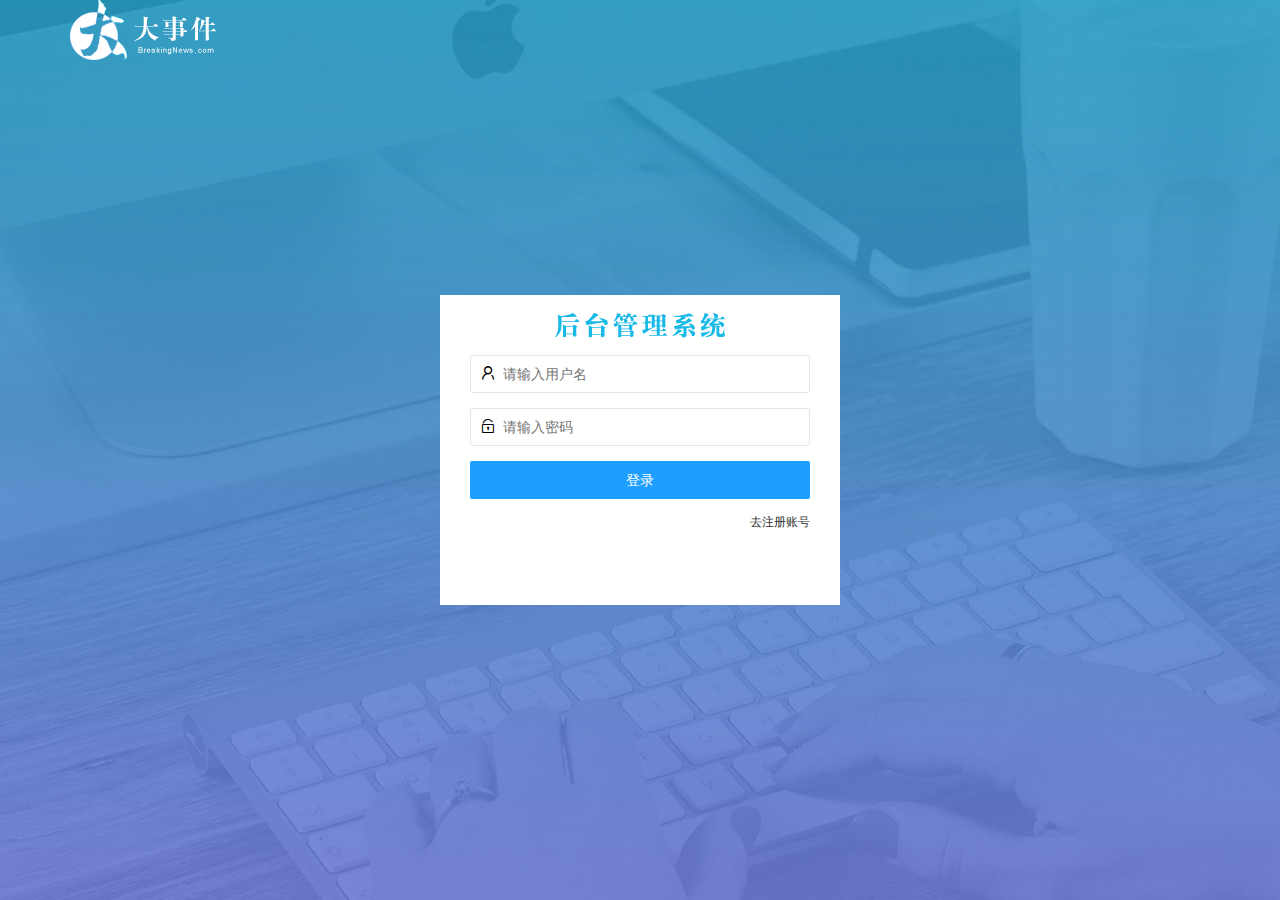
<file: login.html>
<!DOCTYPE html>
<html lang="en">

<head>
    <meta charset="UTF-8">
    <meta name="viewport" content="width=device-width, initial-scale=1.0">
    <meta http-equiv="X-UA-Compatible" content="ie=edge">
    <title>Document</title>
    <link rel="stylesheet" href="./assets/lib/layui/css/layui.css">
    <link rel="stylesheet" href="./assets/css/login.css">
</head>

<body>
    <!-- 头部logo区域 -->
    <div class="layui-main">
        <img src="./assets/images/logo.png" alt="">
    </div>

    <!-- 登录注册区域 -->
    <div class="loginAndRegBox">
        <div class="title-box"></div>
        <div class="login-box">
            <form class="layui-form" id="form-login">
                <div class="layui-form-item">
                    <!-- 用户名 -->
                    <div class="layui-input-block">
                        <i class="layui-icon layui-icon-username"></i>
                        <input type="text" name="username" required lay-verify="required" placeholder="请输入用户名" autocomplete="off" class="layui-input">
                    </div>
                </div>
                <div class="layui-form-item">
                    <!-- 密码 -->
                    <div class="layui-input-block">
                        <i class="layui-icon layui-icon-password"></i>
                        <input type="password" name="password" required lay-verify="required|pwd" placeholder="请输入密码" autocomplete="off" class="layui-input">
                    </div>
                </div>
                <!-- 登录按钮 -->
                <div class="layui-form-item">
                    <!-- 注意：表单提交按钮和普通按钮的区别，就是 lay-submit 属性 -->
                    <button class="layui-btn layui-btn-fluid layui-btn-normal" lay-submit>登录</button>
                </div>
                <div class="layui-form-item links">
                    <a href="javascript:;" id="link_reg">去注册账号</a>
                </div>
            </form>
        </div>
        <!-- 注册的div -->
        <div class="reg-box">
            <!-- 注册的表单 -->
            <form class="layui-form" id="form-reg">
                <!-- 用户名 -->
                <div class="layui-form-item">
                    <i class="layui-icon layui-icon-username"></i>
                    <input type="text" name="username" required lay-verify="required" placeholder="请输入用户名" autocomplete="off" class="layui-input" />
                </div>
                <!-- 密码 -->
                <div class="layui-form-item">
                    <i class="layui-icon layui-icon-password"></i>
                    <input type="password" name="password" required lay-verify="required|pwd" placeholder="请输入密码" autocomplete="off" class="layui-input" />
                </div>
                <!-- 密码确认框 -->
                <div class="layui-form-item">
                    <i class="layui-icon layui-icon-password"></i>
                    <input type="password" name="repassword" required lay-verify="required|pwd|repwd" placeholder="再次确认密码" autocomplete="off" class="layui-input" />
                </div>
                <!-- 注册按钮 -->
                <div class="layui-form-item">
                    <!-- 注意：表单提交按钮和普通按钮的区别，就是 lay-submit 属性 -->
                    <button class="layui-btn layui-btn-fluid layui-btn-normal" lay-submit>注册</button>
                </div>
                <div class="layui-form-item links">
                    <a href="javascript:;" id="link_login">去登录</a>
                </div>
            </form>
        </div>
    </div>

    <script src="./assets/lib/layui/layui.all.js"></script>
    <script src="./assets/lib/jquery.js"></script>
    <script src="./assets/js/login.js"></script>
    <script src="./assets/js/baseAPI.js"></script>
</body>

</html>
</file>
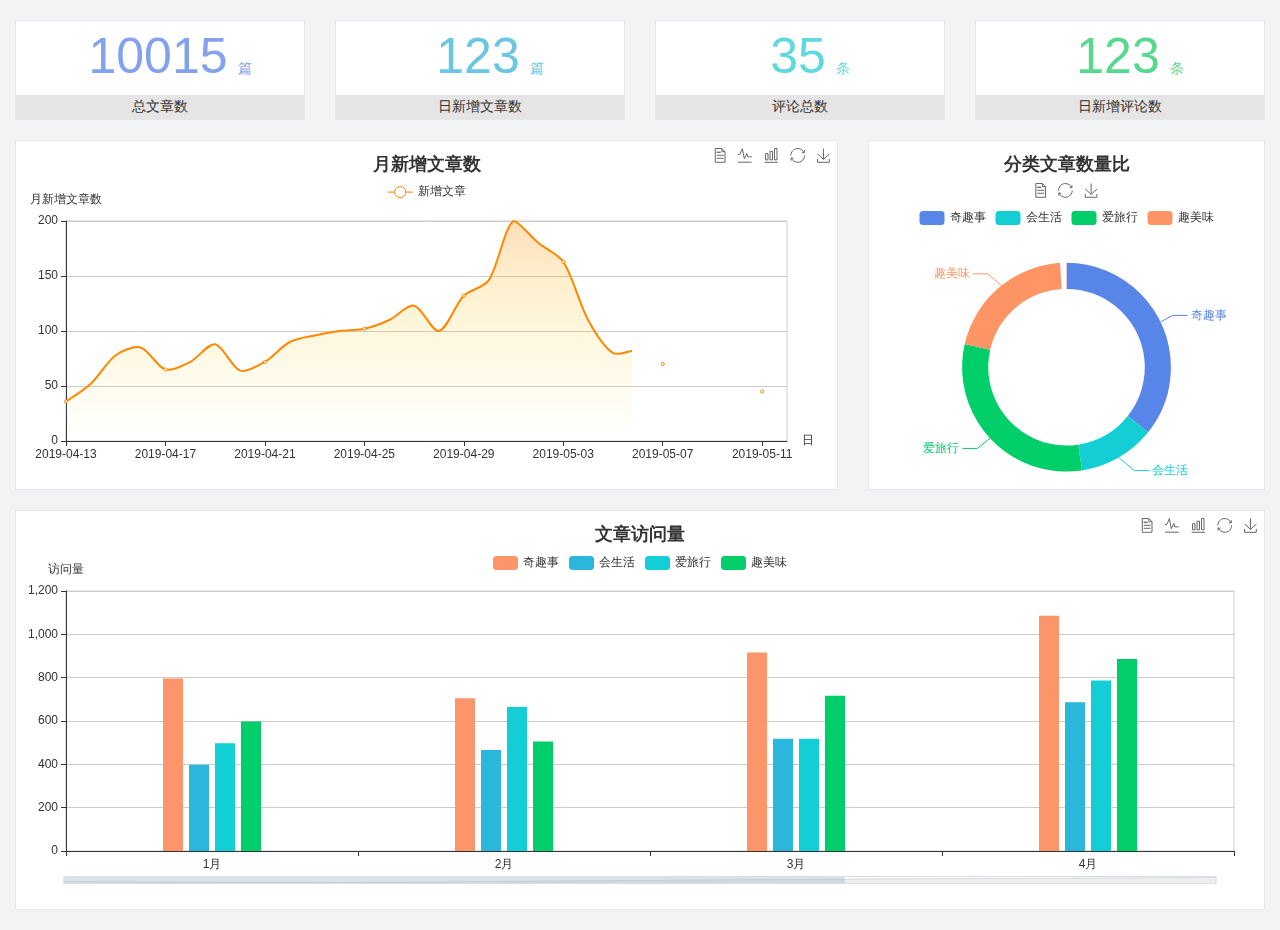
<file: home/dashboard.html>
<!DOCTYPE html>
<html lang="en">

<head>
    <meta charset="UTF-8">
    <meta name="viewport" content="width=device-width, initial-scale=1.0">
    <meta http-equiv="X-UA-Compatible" content="ie=edge">
    <title>图表统计</title>
    <link rel="stylesheet" href="../assets/lib/bootstrap.css" />
    <link rel="stylesheet" href="../assets/lib/main.css" />
    <script src="../assets/lib/jquery.js"></script>
    <script type="text/javascript" src="../assets/lib/echarts.min.js"></script>
</head>

<body>
    <div class="container-fluid">
        <div class="row spannel_list">
            <div class="col-sm-3 col-xs-6">
                <div class="spannel">
                    <em>10015</em><span>篇</span>
                    <b>总文章数</b>
                </div>
            </div>
            <div class="col-sm-3 col-xs-6">
                <div class="spannel scolor01">
                    <em>123</em><span>篇</span>
                    <b>日新增文章数</b>
                </div>
            </div>
            <div class="col-sm-3 col-xs-6">
                <div class="spannel scolor02">
                    <em>35</em><span>条</span>
                    <b>评论总数</b>
                </div>
            </div>
            <div class="col-sm-3 col-xs-6">
                <div class="spannel scolor03">
                    <em>123</em><span>条</span>
                    <b>日新增评论数</b>
                </div>
            </div>
        </div>
    </div>

    <div class="container-fluid">
        <div class="row curve-pie">
            <div class="col-lg-8 col-md-8">
                <div class="gragh_pannel" id="curve_show"></div>
            </div>
            <div class="col-lg-4 col-md-4">
                <div class="gragh_pannel" id="pie_show"></div>
            </div>
        </div>
    </div>

    <div class="container-fluid">
        <div class="column_pannel" id="column_show"></div>
    </div>

    <script>
        var oChart = echarts.init(document.getElementById('curve_show'));
        var aList_all = [{
            'count': 36,
            'date': '2019-04-13'
        }, {
            'count': 52,
            'date': '2019-04-14'
        }, {
            'count': 78,
            'date': '2019-04-15'
        }, {
            'count': 85,
            'date': '2019-04-16'
        }, {
            'count': 65,
            'date': '2019-04-17'
        }, {
            'count': 72,
            'date': '2019-04-18'
        }, {
            'count': 88,
            'date': '2019-04-19'
        }, {
            'count': 64,
            'date': '2019-04-20'
        }, {
            'count': 72,
            'date': '2019-04-21'
        }, {
            'count': 90,
            'date': '2019-04-22'
        }, {
            'count': 96,
            'date': '2019-04-23'
        }, {
            'count': 100,
            'date': '2019-04-24'
        }, {
            'count': 102,
            'date': '2019-04-25'
        }, {
            'count': 110,
            'date': '2019-04-26'
        }, {
            'count': 123,
            'date': '2019-04-27'
        }, {
            'count': 100,
            'date': '2019-04-28'
        }, {
            'count': 132,
            'date': '2019-04-29'
        }, {
            'count': 146,
            'date': '2019-04-30'
        }, {
            'count': 200,
            'date': '2019-05-01'
        }, {
            'count': 180,
            'date': '2019-05-02'
        }, {
            'count': 163,
            'date': '2019-05-03'
        }, {
            'count': 110,
            'date': '2019-05-04'
        }, {
            'count': 80,
            'date': '2019-05-05'
        }, {
            'count': 82,
            'date': '2019-05-06'
        }, {
            'count': 70,
            'date': '2019-05-07'
        }, {
            'count': 65,
            'date': '2019-05-08'
        }, {
            'count': 54,
            'date': '2019-05-09'
        }, {
            'count': 40,
            'date': '2019-05-10'
        }, {
            'count': 45,
            'date': '2019-05-11'
        }, {
            'count': 38,
            'date': '2019-05-12'
        }, ];

        let aCount = [];
        let aDate = [];

        for (var i = 0; i < aList_all.length; i++) {
            aCount.push(aList_all[i].count);
            aDate.push(aList_all[i].date);
        }

        var chartopt = {
            title: {
                text: '月新增文章数',
                left: 'center',
                top: '10'
            },
            tooltip: {
                trigger: 'axis'
            },
            legend: {
                data: ['新增文章'],
                top: '40'
            },
            toolbox: {
                show: true,
                feature: {
                    mark: {
                        show: true
                    },
                    dataView: {
                        show: true,
                        readOnly: false
                    },
                    magicType: {
                        show: true,
                        type: ['line', 'bar']
                    },
                    restore: {
                        show: true
                    },
                    saveAsImage: {
                        show: true
                    }
                }
            },
            calculable: true,
            xAxis: [{
                name: '日',
                type: 'category',
                boundaryGap: false,
                data: aDate
            }],
            yAxis: [{
                name: '月新增文章数',
                type: 'value'
            }],
            series: [{
                name: '新增文章',
                type: 'line',
                smooth: true,
                itemStyle: {
                    normal: {
                        areaStyle: {
                            type: 'default'
                        },
                        color: '#f80'
                    },
                    lineStyle: {
                        color: '#f80'
                    }
                },
                data: aCount
            }],
            areaStyle: {
                normal: {
                    color: new echarts.graphic.LinearGradient(0, 0, 0, 1, [{
                        offset: 0,
                        color: 'rgba(255,136,0,0.39)'
                    }, {
                        offset: .34,
                        color: 'rgba(255,180,0,0.25)'
                    }, {
                        offset: 1,
                        color: 'rgba(255,222,0,0.00)'
                    }])

                }
            },
            grid: {
                show: true,
                x: 50,
                x2: 50,
                y: 80,
                height: 220
            }
        };

        oChart.setOption(chartopt);


        var oPie = echarts.init(document.getElementById('pie_show'));
        var oPieopt = {
            title: {
                top: 10,
                text: '分类文章数量比',
                x: 'center'
            },
            tooltip: {
                trigger: 'item',
                formatter: "{a} <br/>{b} : {c} ({d}%)"
            },
            color: ['#5885e8', '#13cfd5', '#00ce68', '#ff9565'],
            legend: {
                x: 'center',
                top: 65,
                data: ['奇趣事', '会生活', '爱旅行', '趣美味']
            },
            toolbox: {
                show: true,
                x: 'center',
                top: 35,
                feature: {
                    mark: {
                        show: true
                    },
                    dataView: {
                        show: true,
                        readOnly: false
                    },
                    magicType: {
                        show: true,
                        type: ['pie', 'funnel'],
                        option: {
                            funnel: {
                                x: '25%',
                                width: '50%',
                                funnelAlign: 'left',
                                max: 1548
                            }
                        }
                    },
                    restore: {
                        show: true
                    },
                    saveAsImage: {
                        show: true
                    }
                }
            },
            calculable: true,
            series: [{
                name: '访问来源',
                type: 'pie',
                radius: ['45%', '60%'],
                center: ['50%', '65%'],
                data: [{
                    value: 300,
                    name: '奇趣事'
                }, {
                    value: 100,
                    name: '会生活'
                }, {
                    value: 260,
                    name: '爱旅行'
                }, {
                    value: 180,
                    name: '趣美味'
                }]
            }]
        };
        oPie.setOption(oPieopt);



        var oColumn = this.echarts.init(document.getElementById('column_show'));
        var oColumnopt = {
            title: {
                text: '文章访问量',
                left: 'center',
                top: '10'
            },
            tooltip: {
                trigger: 'axis'
            },
            legend: {
                data: ['奇趣事', '会生活', '爱旅行', '趣美味'],
                top: '40'
            },
            toolbox: {
                show: true,
                feature: {
                    mark: {
                        show: true
                    },
                    dataView: {
                        show: true,
                        readOnly: false
                    },
                    magicType: {
                        show: true,
                        type: ['line', 'bar']
                    },
                    restore: {
                        show: true
                    },
                    saveAsImage: {
                        show: true
                    }
                }
            },
            calculable: true,
            xAxis: [{
                type: 'category',
                data: ['1月', '2月', '3月', '4月', '5月']
            }],
            yAxis: [{
                name: '访问量',
                type: 'value'
            }],
            series: [{
                name: '奇趣事',
                type: 'bar',
                barWidth: 20,
                itemStyle: {
                    normal: {
                        areaStyle: {
                            type: 'default'
                        },
                        color: '#fd956a'
                    }
                },
                data: [800, 708, 920, 1090, 1200]
            }, {
                name: '会生活',
                type: 'bar',
                barWidth: 20,
                itemStyle: {
                    normal: {
                        areaStyle: {
                            type: 'default'
                        },
                        color: '#2bb6db'
                    }
                },
                data: [400, 468, 520, 690, 800]
            }, {
                name: '爱旅行',
                type: 'bar',
                barWidth: 20,
                itemStyle: {
                    normal: {
                        areaStyle: {
                            type: 'default'
                        },
                        color: '#13cfd5'
                    }
                },
                data: [500, 668, 520, 790, 900]
            }, {
                name: '趣美味',
                type: 'bar',
                barWidth: 20,
                itemStyle: {
                    normal: {
                        areaStyle: {
                            type: 'default'
                        },
                        color: '#00ce68'
                    }
                },
                data: [600, 508, 720, 890, 1000]
            }],
            grid: {
                show: true,
                x: 50,
                x2: 30,
                y: 80,
                height: 260
            },
            dataZoom: [ //给x轴设置滚动条
                {
                    start: 0, //默认为0
                    end: 100 - 1000 / 31, //默认为100
                    type: 'slider',
                    show: true,
                    xAxisIndex: [0],
                    handleSize: 0, //滑动条的 左右2个滑动条的大小
                    height: 8, //组件高度
                    left: 45, //左边的距离
                    right: 50, //右边的距离
                    bottom: 26, //右边的距离
                    handleColor: '#ddd', //h滑动图标的颜色
                    handleStyle: {
                        borderColor: "#cacaca",
                        borderWidth: "1",
                        shadowBlur: 2,
                        background: "#ddd",
                        shadowColor: "#ddd",
                    }
                }
            ]
        };
        oColumn.setOption(oColumnopt);
    </script>
</body>

</html>
</file>
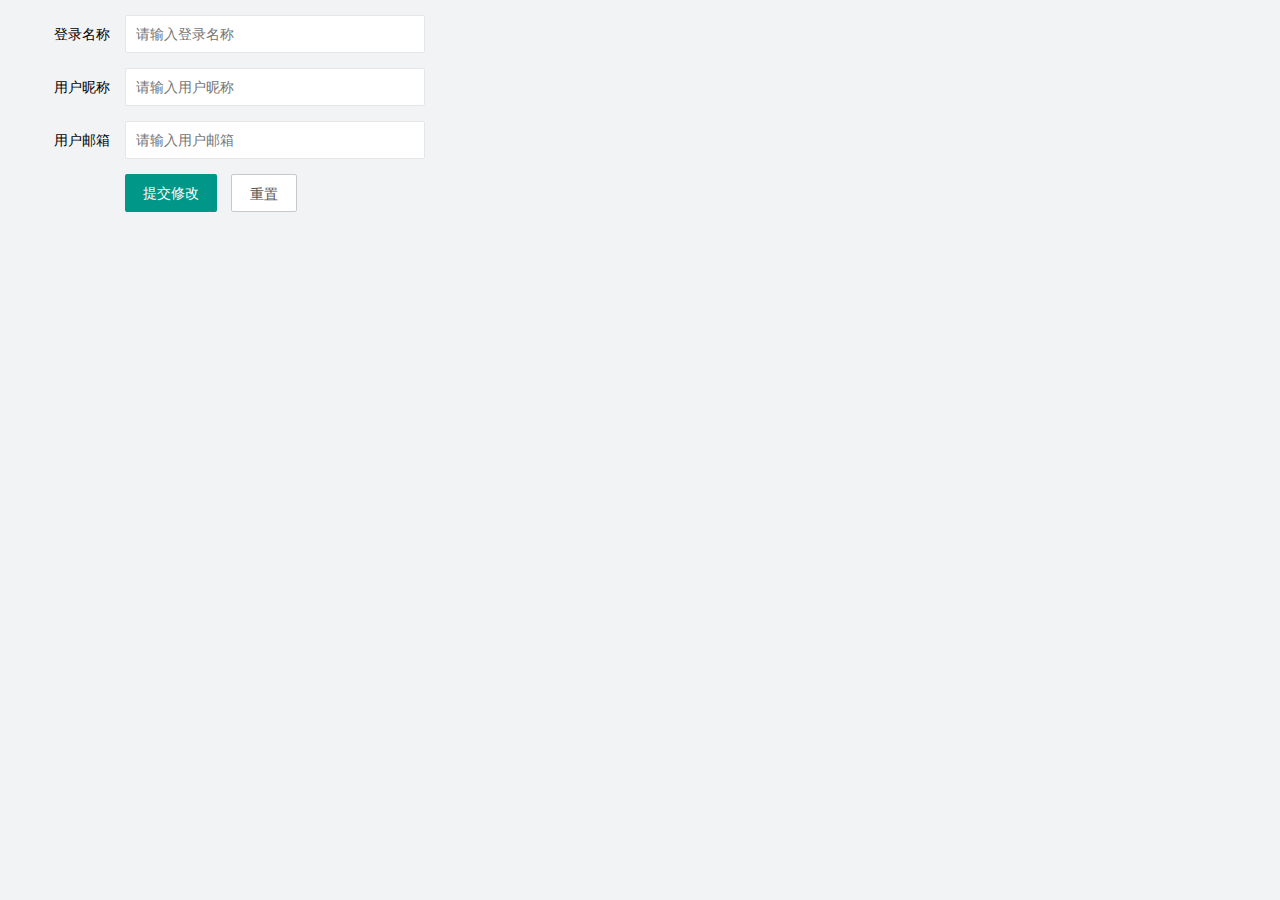
<file: user/user_info.html>
<!DOCTYPE html>
<html lang="en">

<head>
    <meta charset="UTF-8" />
    <meta name="viewport" content="width=device-width, initial-scale=1.0" />
    <title>Document</title>
    <!-- 导入 layui 的样式 -->
    <link rel="stylesheet" href="../assets/lib/layui/css/layui.css" />
    <!-- 导入自己的样式 -->
    <link rel="stylesheet" href="../assets/css/user/user_info.css" />
</head>

<body>
    <!-- form 表单区域 -->
    <form class="layui-form" lay-filter="formUserInfo">
        <!-- 这是隐藏域 -->
        <input type="hidden" name="id" value="" id="hidden" />
        <div class="layui-form-item">
            <label class="layui-form-label">登录名称</label>
            <div class="layui-input-block">
                <input type="text" id="login-name" name="username" required lay-verify="required" placeholder="请输入登录名称" autocomplete="off" class="layui-input" readonly />
            </div>
        </div>
        <div class="layui-form-item">
            <label class="layui-form-label">用户昵称</label>
            <div class="layui-input-block">
                <input type="text" id="nickname" name="nickname" required lay-verify="required|nickname" placeholder="请输入用户昵称" autocomplete="off" class="layui-input" />
            </div>
        </div>
        <div class="layui-form-item">
            <label class="layui-form-label">用户邮箱</label>
            <div class="layui-input-block">
                <input type="text" id="email" name="email" required lay-verify="required|email" placeholder="请输入用户邮箱" autocomplete="off" class="layui-input" />
            </div>
        </div>
        <div class="layui-form-item">
            <div class="layui-input-block">
                <button class="layui-btn" lay-submit lay-filter="formDemo">提交修改</button>
                <button type="reset" class="layui-btn layui-btn-primary" id="btnReset">重置</button>
            </div>
        </div>
    </form>
    <!-- 导入 layui 的 js -->
    <script src="../assets/lib/layui/layui.all.js"></script>
    <!-- 导入 jquery -->
    <script src="../assets/lib/jquery.js"></script>
    <script src="../assets/js/baseAPI.js"></script>
    <!-- 导入自己的 js -->
    <script src="../assets/js/user/user_info.js"></script>

</body>

</html>
</file>
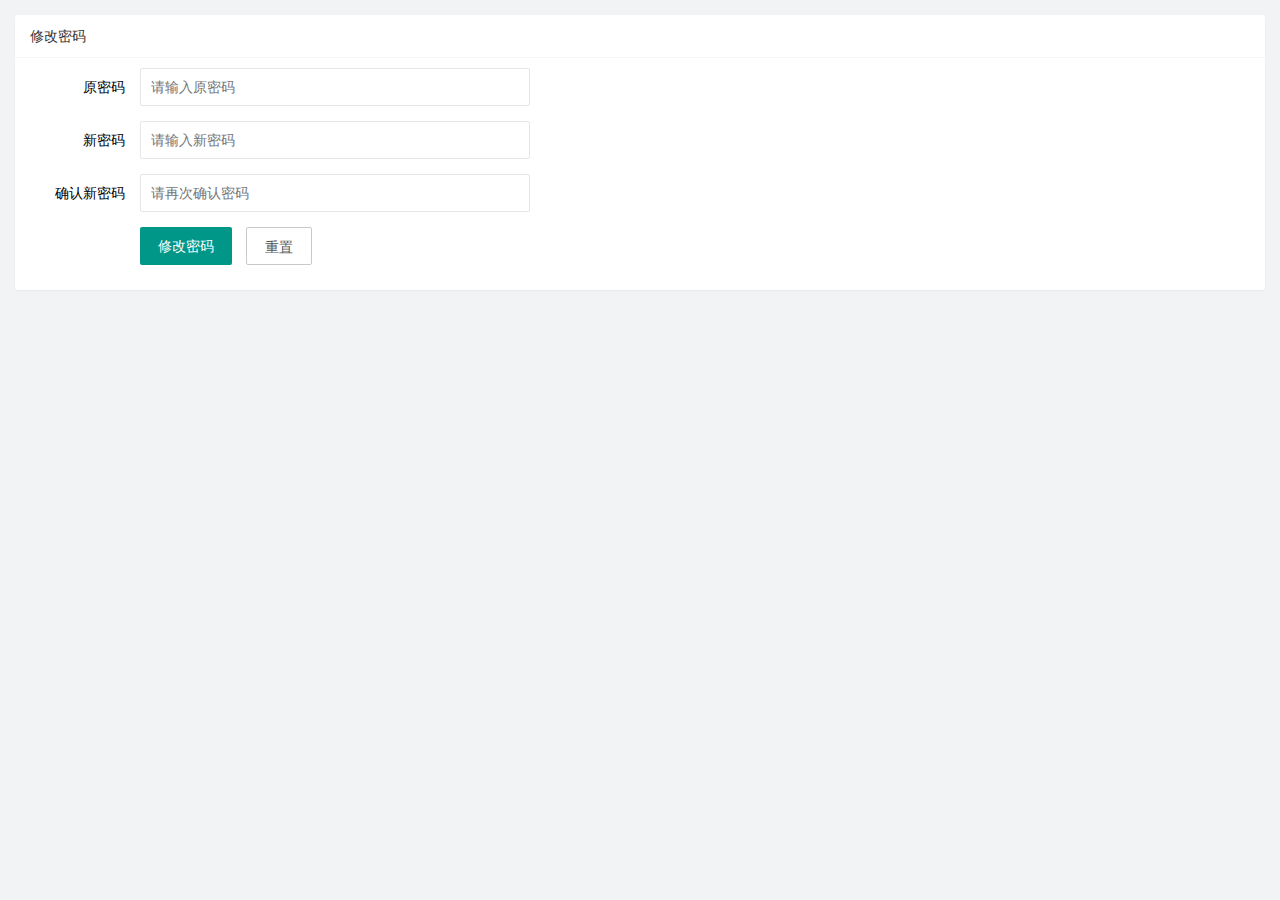
<file: user/user_pwd.html>
<!DOCTYPE html>
<html lang="en">

<head>
    <meta charset="UTF-8" />
    <meta name="viewport" content="width=device-width, initial-scale=1.0" />
    <title>Document</title>
    <link rel="stylesheet" href="../assets/lib/layui/css/layui.css" />
    <link rel="stylesheet" href="../assets/css/user/user_pwd.css" />
</head>

<body>
    <!-- 卡片区域 -->
    <div class="layui-card">
        <div class="layui-card-header">修改密码</div>
        <div class="layui-card-body">
            <form class="layui-form">
                <div class="layui-form-item">
                    <label class="layui-form-label">原密码</label>
                    <div class="layui-input-block">
                        <input type="password" name="oldPwd" required lay-verify="required|pwd" placeholder="请输入原密码" autocomplete="off" class="layui-input" />
                    </div>
                </div>
                <div class="layui-form-item">
                    <label class="layui-form-label">新密码</label>
                    <div class="layui-input-block">
                        <input type="password" name="newPwd" required lay-verify="required|samePwd|pwd" placeholder="请输入新密码" autocomplete="off" class="layui-input" />
                    </div>
                </div>
                <div class="layui-form-item">
                    <label class="layui-form-label">确认新密码</label>
                    <div class="layui-input-block">
                        <input type="password" name="rePwd" required lay-verify="required|rePwd" placeholder="请再次确认密码" autocomplete="off" class="layui-input" />
                    </div>
                </div>
                <div class="layui-form-item">
                    <div class="layui-input-block">
                        <button class="layui-btn" lay-submit lay-filter="formDemo">修改密码</button>
                        <button type="reset" class="layui-btn layui-btn-primary">重置</button>
                    </div>
                </div>
            </form>
        </div>
    </div>
    <!-- 导入 layui 的 js -->
    <script src="../assets/lib/layui/layui.all.js"></script>
    <!-- 导入 jQuery -->
    <script src="../assets/lib/jquery.js"></script>
    <!-- 导入 baseAPI -->
    <script src="../assets/js/baseAPI.js"></script>
    <!-- 导入自己的 js -->
    <script src="../assets/js/user/user_pwd.js"></script>
</body>


</html>
</file>
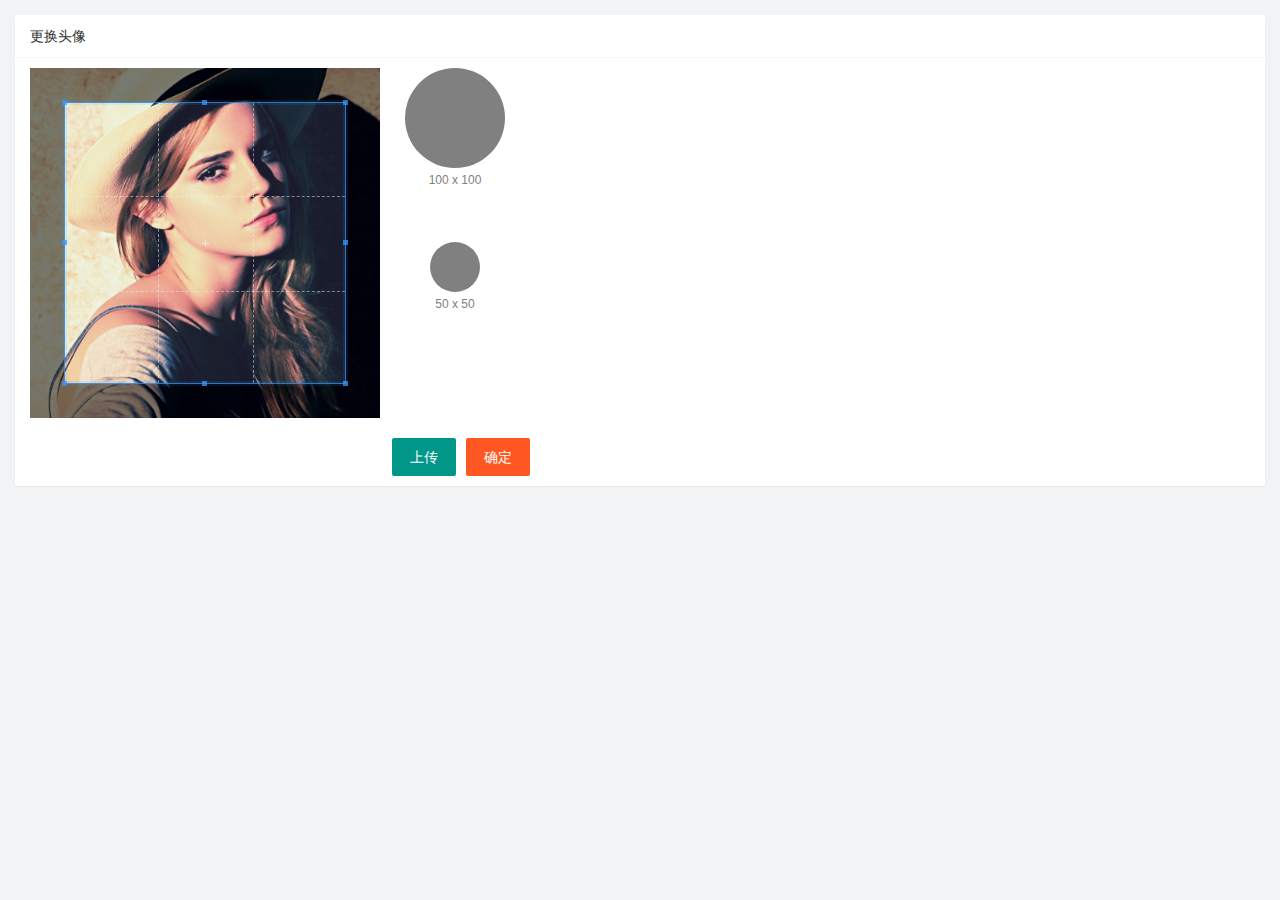
<file: user/uset_avatar.html>
<!DOCTYPE html>
<html lang="en">

<head>
    <meta charset="UTF-8" />
    <meta name="viewport" content="width=device-width, initial-scale=1.0" />
    <title>Document</title>
    <link rel="stylesheet" href="../assets/lib/layui/css/layui.css" />
    <link rel="stylesheet" href="../assets/css/user/user_avatar.css" />
    <link rel="stylesheet" href="../assets/lib/cropper/cropper.css" />
</head>

<body>
    <!-- 卡片区域 -->
    <div class="layui-card">
        <div class="layui-card-header">更换头像</div>
        <div class="layui-card-body">
            <!-- 第一行的图片裁剪和预览区域 -->
            <div class="row1">
                <!-- 图片裁剪区域 -->
                <div class="cropper-box">
                    <!-- 这个 img 标签很重要，将来会把它初始化为裁剪区域 -->
                    <img id="image" src="../assets/images/sample.jpg" />
                </div>
                <!-- 图片的预览区域 -->
                <div class="preview-box">
                    <div>
                        <!-- 宽高为 100px 的预览区域 -->
                        <div class="img-preview w100"></div>
                        <p class="size">100 x 100</p>
                    </div>
                    <div>
                        <!-- 宽高为 50px 的预览区域 -->
                        <div class="img-preview w50"></div>
                        <p class="size">50 x 50</p>
                    </div>
                </div>
            </div <!-- 第二行的按钮区域 -->
            <div class="row2">
                <input type="file" id="file" accept="image/png,image/jpeg" style="display: none;" />
                <button type="button" class="layui-btn" id="btnChooseImage">上传</button>
                <button type="button" class="layui-btn layui-btn-danger">确定</button>
            </div>
        </div>
    </div>
    <script src="../assets/lib/jquery.js"></script>
    <script src="../assets/lib/layui/layui.all.js"></script>
    <script src="../assets/js/baseAPI.js"></script>
    <script src="../assets/lib/cropper/Cropper.js"></script>
    <script src="../assets/lib/cropper/jquery-cropper.js"></script>
    <script src="../assets/js/user/user_avatar.js"></script>
</body>

</html>
</file>
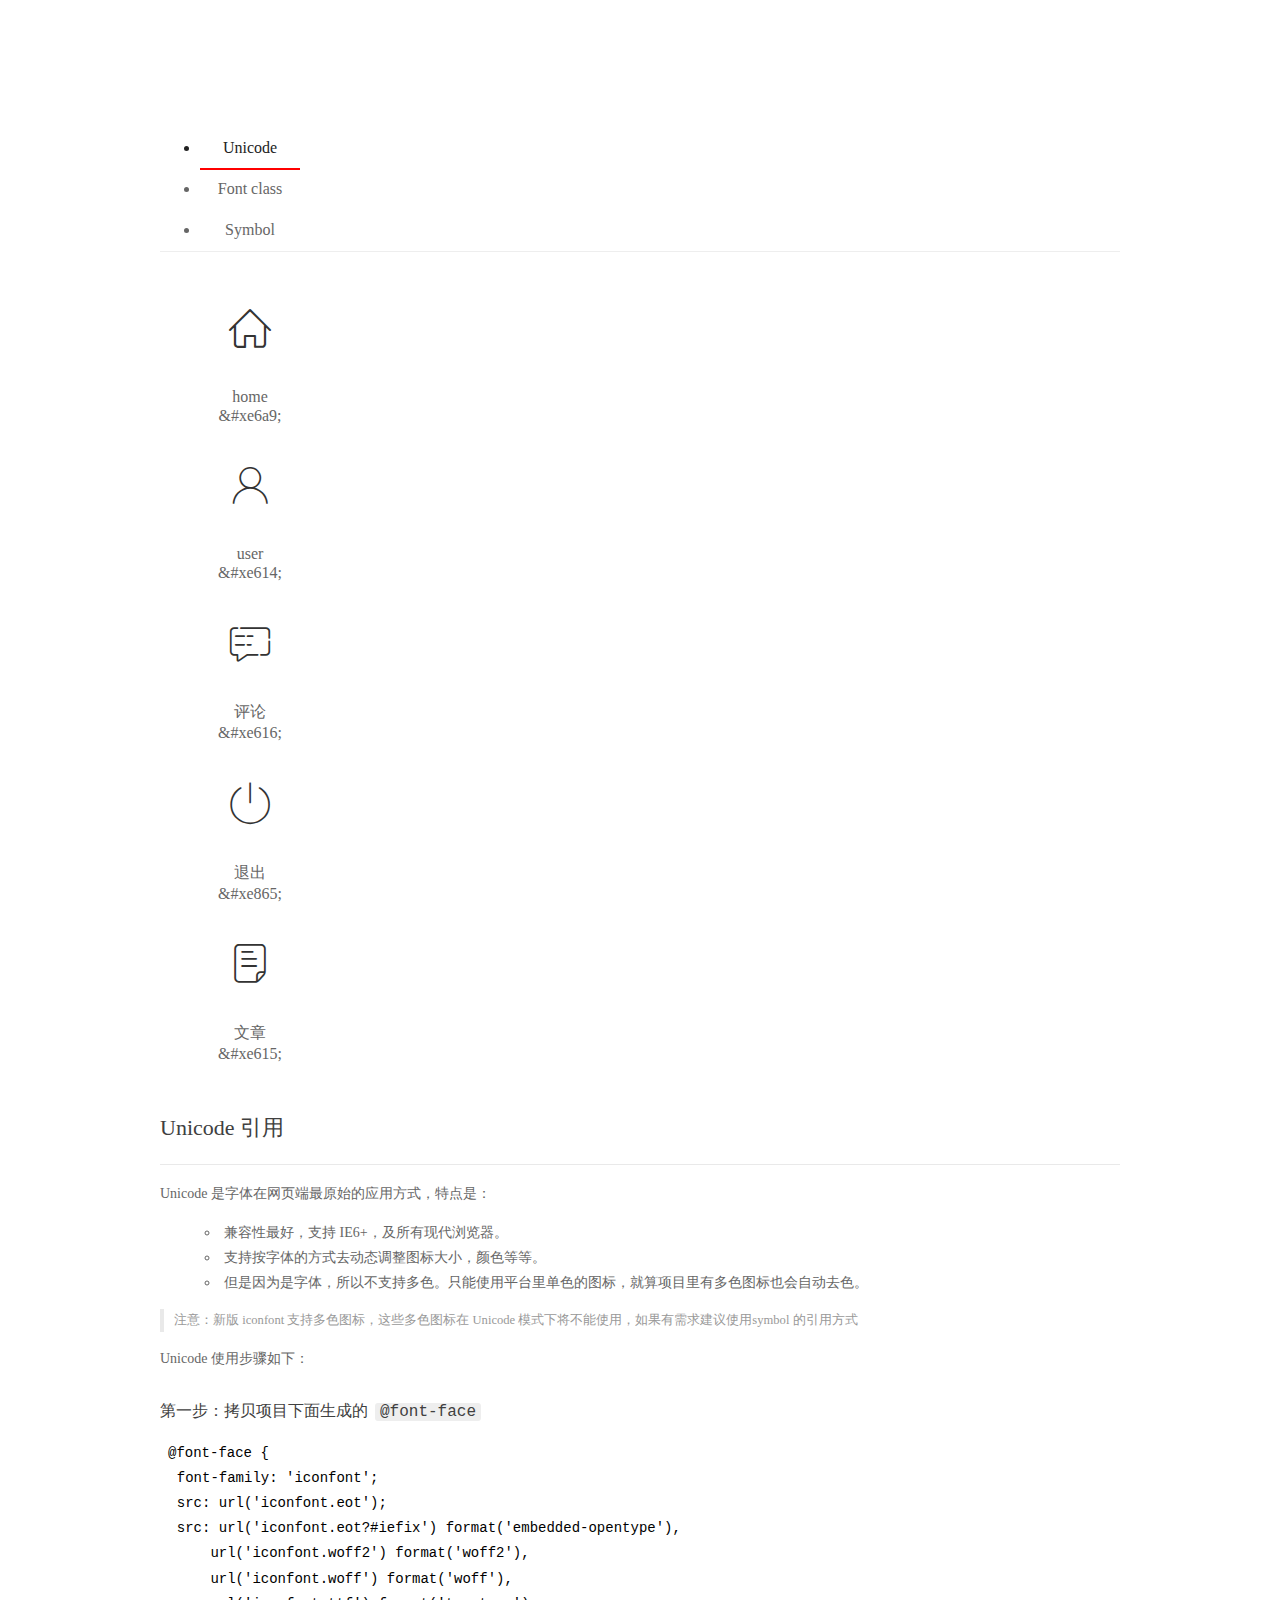
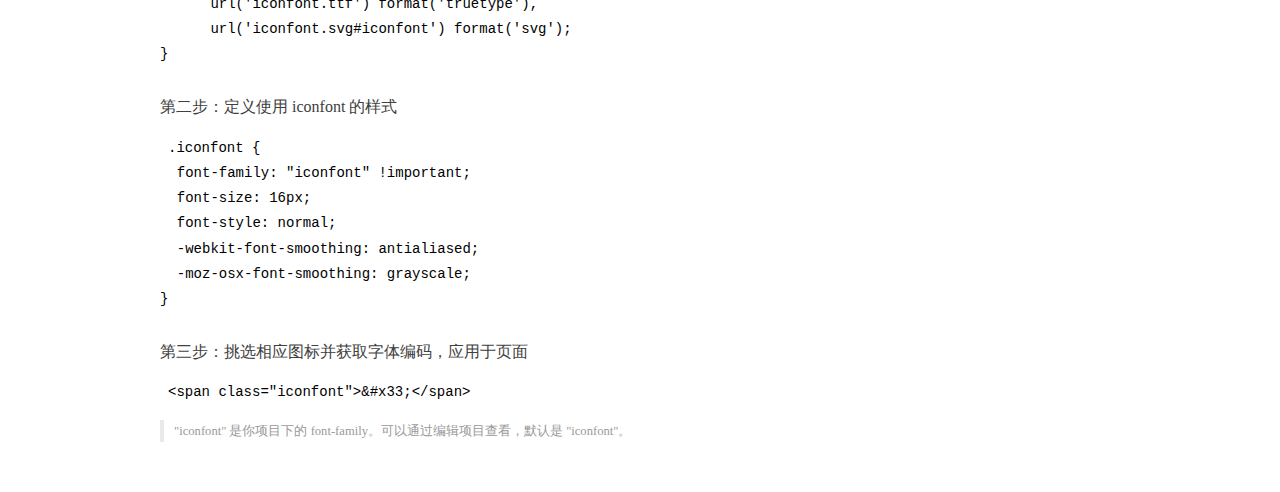
<file: assets/fonts/demo_index.html>
<!DOCTYPE html>
<html>
<head>
  <meta charset="utf-8"/>
  <title>IconFont Demo</title>
  <link rel="shortcut icon" href="https://gtms04.alicdn.com/tps/i4/TB1_oz6GVXXXXaFXpXXJDFnIXXX-64-64.ico" type="image/x-icon"/>
  <link rel="stylesheet" href="https://g.alicdn.com/thx/cube/1.3.2/cube.min.css">
  <link rel="stylesheet" href="demo.css">
  <link rel="stylesheet" href="iconfont.css">
  <script src="iconfont.js"></script>
  <!-- jQuery -->
  <script src="https://a1.alicdn.com/oss/uploads/2018/12/26/7bfddb60-08e8-11e9-9b04-53e73bb6408b.js"></script>
  <!-- 代码高亮 -->
  <script src="https://a1.alicdn.com/oss/uploads/2018/12/26/a3f714d0-08e6-11e9-8a15-ebf944d7534c.js"></script>
</head>
<body>
  <div class="main">
    <h1 class="logo"><a href="https://www.iconfont.cn/" title="iconfont 首页" target="_blank">&#xe86b;</a></h1>
    <div class="nav-tabs">
      <ul id="tabs" class="dib-box">
        <li class="dib active"><span>Unicode</span></li>
        <li class="dib"><span>Font class</span></li>
        <li class="dib"><span>Symbol</span></li>
      </ul>
      
    </div>
    <div class="tab-container">
      <div class="content unicode" style="display: block;">
          <ul class="icon_lists dib-box">
          
            <li class="dib">
              <span class="icon iconfont">&#xe6a9;</span>
                <div class="name">home</div>
                <div class="code-name">&amp;#xe6a9;</div>
              </li>
          
            <li class="dib">
              <span class="icon iconfont">&#xe614;</span>
                <div class="name">user</div>
                <div class="code-name">&amp;#xe614;</div>
              </li>
          
            <li class="dib">
              <span class="icon iconfont">&#xe616;</span>
                <div class="name">评论</div>
                <div class="code-name">&amp;#xe616;</div>
              </li>
          
            <li class="dib">
              <span class="icon iconfont">&#xe865;</span>
                <div class="name">退出</div>
                <div class="code-name">&amp;#xe865;</div>
              </li>
          
            <li class="dib">
              <span class="icon iconfont">&#xe615;</span>
                <div class="name">文章</div>
                <div class="code-name">&amp;#xe615;</div>
              </li>
          
          </ul>
          <div class="article markdown">
          <h2 id="unicode-">Unicode 引用</h2>
          <hr>

          <p>Unicode 是字体在网页端最原始的应用方式，特点是：</p>
          <ul>
            <li>兼容性最好，支持 IE6+，及所有现代浏览器。</li>
            <li>支持按字体的方式去动态调整图标大小，颜色等等。</li>
            <li>但是因为是字体，所以不支持多色。只能使用平台里单色的图标，就算项目里有多色图标也会自动去色。</li>
          </ul>
          <blockquote>
            <p>注意：新版 iconfont 支持多色图标，这些多色图标在 Unicode 模式下将不能使用，如果有需求建议使用symbol 的引用方式</p>
          </blockquote>
          <p>Unicode 使用步骤如下：</p>
          <h3 id="-font-face">第一步：拷贝项目下面生成的 <code>@font-face</code></h3>
<pre><code class="language-css"
>@font-face {
  font-family: 'iconfont';
  src: url('iconfont.eot');
  src: url('iconfont.eot?#iefix') format('embedded-opentype'),
      url('iconfont.woff2') format('woff2'),
      url('iconfont.woff') format('woff'),
      url('iconfont.ttf') format('truetype'),
      url('iconfont.svg#iconfont') format('svg');
}
</code></pre>
          <h3 id="-iconfont-">第二步：定义使用 iconfont 的样式</h3>
<pre><code class="language-css"
>.iconfont {
  font-family: "iconfont" !important;
  font-size: 16px;
  font-style: normal;
  -webkit-font-smoothing: antialiased;
  -moz-osx-font-smoothing: grayscale;
}
</code></pre>
          <h3 id="-">第三步：挑选相应图标并获取字体编码，应用于页面</h3>
<pre>
<code class="language-html"
>&lt;span class="iconfont"&gt;&amp;#x33;&lt;/span&gt;
</code></pre>
          <blockquote>
            <p>"iconfont" 是你项目下的 font-family。可以通过编辑项目查看，默认是 "iconfont"。</p>
          </blockquote>
          </div>
      </div>
      <div class="content font-class">
        <ul class="icon_lists dib-box">
          
          <li class="dib">
            <span class="icon iconfont icon-home"></span>
            <div class="name">
              home
            </div>
            <div class="code-name">.icon-home
            </div>
          </li>
          
          <li class="dib">
            <span class="icon iconfont icon-user"></span>
            <div class="name">
              user
            </div>
            <div class="code-name">.icon-user
            </div>
          </li>
          
          <li class="dib">
            <span class="icon iconfont icon-pinglun"></span>
            <div class="name">
              评论
            </div>
            <div class="code-name">.icon-pinglun
            </div>
          </li>
          
          <li class="dib">
            <span class="icon iconfont icon-tuichu"></span>
            <div class="name">
              退出
            </div>
            <div class="code-name">.icon-tuichu
            </div>
          </li>
          
          <li class="dib">
            <span class="icon iconfont icon-16"></span>
            <div class="name">
              文章
            </div>
            <div class="code-name">.icon-16
            </div>
          </li>
          
        </ul>
        <div class="article markdown">
        <h2 id="font-class-">font-class 引用</h2>
        <hr>

        <p>font-class 是 Unicode 使用方式的一种变种，主要是解决 Unicode 书写不直观，语意不明确的问题。</p>
        <p>与 Unicode 使用方式相比，具有如下特点：</p>
        <ul>
          <li>兼容性良好，支持 IE8+，及所有现代浏览器。</li>
          <li>相比于 Unicode 语意明确，书写更直观。可以很容易分辨这个 icon 是什么。</li>
          <li>因为使用 class 来定义图标，所以当要替换图标时，只需要修改 class 里面的 Unicode 引用。</li>
          <li>不过因为本质上还是使用的字体，所以多色图标还是不支持的。</li>
        </ul>
        <p>使用步骤如下：</p>
        <h3 id="-fontclass-">第一步：引入项目下面生成的 fontclass 代码：</h3>
<pre><code class="language-html">&lt;link rel="stylesheet" href="./iconfont.css"&gt;
</code></pre>
        <h3 id="-">第二步：挑选相应图标并获取类名，应用于页面：</h3>
<pre><code class="language-html">&lt;span class="iconfont icon-xxx"&gt;&lt;/span&gt;
</code></pre>
        <blockquote>
          <p>"
            iconfont" 是你项目下的 font-family。可以通过编辑项目查看，默认是 "iconfont"。</p>
        </blockquote>
      </div>
      </div>
      <div class="content symbol">
          <ul class="icon_lists dib-box">
          
            <li class="dib">
                <svg class="icon svg-icon" aria-hidden="true">
                  <use xlink:href="#icon-home"></use>
                </svg>
                <div class="name">home</div>
                <div class="code-name">#icon-home</div>
            </li>
          
            <li class="dib">
                <svg class="icon svg-icon" aria-hidden="true">
                  <use xlink:href="#icon-user"></use>
                </svg>
                <div class="name">user</div>
                <div class="code-name">#icon-user</div>
            </li>
          
            <li class="dib">
                <svg class="icon svg-icon" aria-hidden="true">
                  <use xlink:href="#icon-pinglun"></use>
                </svg>
                <div class="name">评论</div>
                <div class="code-name">#icon-pinglun</div>
            </li>
          
            <li class="dib">
                <svg class="icon svg-icon" aria-hidden="true">
                  <use xlink:href="#icon-tuichu"></use>
                </svg>
                <div class="name">退出</div>
                <div class="code-name">#icon-tuichu</div>
            </li>
          
            <li class="dib">
                <svg class="icon svg-icon" aria-hidden="true">
                  <use xlink:href="#icon-16"></use>
                </svg>
                <div class="name">文章</div>
                <div class="code-name">#icon-16</div>
            </li>
          
          </ul>
          <div class="article markdown">
          <h2 id="symbol-">Symbol 引用</h2>
          <hr>

          <p>这是一种全新的使用方式，应该说这才是未来的主流，也是平台目前推荐的用法。相关介绍可以参考这篇<a href="">文章</a>
            这种用法其实是做了一个 SVG 的集合，与另外两种相比具有如下特点：</p>
          <ul>
            <li>支持多色图标了，不再受单色限制。</li>
            <li>通过一些技巧，支持像字体那样，通过 <code>font-size</code>, <code>color</code> 来调整样式。</li>
            <li>兼容性较差，支持 IE9+，及现代浏览器。</li>
            <li>浏览器渲染 SVG 的性能一般，还不如 png。</li>
          </ul>
          <p>使用步骤如下：</p>
          <h3 id="-symbol-">第一步：引入项目下面生成的 symbol 代码：</h3>
<pre><code class="language-html">&lt;script src="./iconfont.js"&gt;&lt;/script&gt;
</code></pre>
          <h3 id="-css-">第二步：加入通用 CSS 代码（引入一次就行）：</h3>
<pre><code class="language-html">&lt;style&gt;
.icon {
  width: 1em;
  height: 1em;
  vertical-align: -0.15em;
  fill: currentColor;
  overflow: hidden;
}
&lt;/style&gt;
</code></pre>
          <h3 id="-">第三步：挑选相应图标并获取类名，应用于页面：</h3>
<pre><code class="language-html">&lt;svg class="icon" aria-hidden="true"&gt;
  &lt;use xlink:href="#icon-xxx"&gt;&lt;/use&gt;
&lt;/svg&gt;
</code></pre>
          </div>
      </div>

    </div>
  </div>
  <script>
  $(document).ready(function () {
      $('.tab-container .content:first').show()

      $('#tabs li').click(function (e) {
        var tabContent = $('.tab-container .content')
        var index = $(this).index()

        if ($(this).hasClass('active')) {
          return
        } else {
          $('#tabs li').removeClass('active')
          $(this).addClass('active')

          tabContent.hide().eq(index).fadeIn()
        }
      })
    })
  </script>
</body>
</html>
</file>
<file: assets/lib/layui/css/layui.css>
/** layui-v2.5.5 MIT License By https://www.layui.com */
 .layui-inline,img{display:inline-block;vertical-align:middle}h1,h2,h3,h4,h5,h6{font-weight:400}.layui-edge,.layui-header,.layui-inline,.layui-main{position:relative}.layui-body,.layui-edge,.layui-elip{overflow:hidden}.layui-btn,.layui-edge,.layui-inline,img{vertical-align:middle}.layui-btn,.layui-disabled,.layui-icon,.layui-unselect{-moz-user-select:none;-webkit-user-select:none;-ms-user-select:none}.layui-elip,.layui-form-checkbox span,.layui-form-pane .layui-form-label{text-overflow:ellipsis;white-space:nowrap}.layui-breadcrumb,.layui-tree-btnGroup{visibility:hidden}blockquote,body,button,dd,div,dl,dt,form,h1,h2,h3,h4,h5,h6,input,li,ol,p,pre,td,textarea,th,ul{margin:0;padding:0;-webkit-tap-highlight-color:rgba(0,0,0,0)}a:active,a:hover{outline:0}img{border:none}li{list-style:none}table{border-collapse:collapse;border-spacing:0}h4,h5,h6{font-size:100%}button,input,optgroup,option,select,textarea{font-family:inherit;font-size:inherit;font-style:inherit;font-weight:inherit;outline:0}pre{white-space:pre-wrap;white-space:-moz-pre-wrap;white-space:-pre-wrap;white-space:-o-pre-wrap;word-wrap:break-word}body{line-height:24px;font:14px Helvetica Neue,Helvetica,PingFang SC,Tahoma,Arial,sans-serif}hr{height:1px;margin:10px 0;border:0;clear:both}a{color:#333;text-decoration:none}a:hover{color:#777}a cite{font-style:normal;*cursor:pointer}.layui-border-box,.layui-border-box *{box-sizing:border-box}.layui-box,.layui-box *{box-sizing:content-box}.layui-clear{clear:both;*zoom:1}.layui-clear:after{content:'\20';clear:both;*zoom:1;display:block;height:0}.layui-inline{*display:inline;*zoom:1}.layui-edge{display:inline-block;width:0;height:0;border-width:6px;border-style:dashed;border-color:transparent}.layui-edge-top{top:-4px;border-bottom-color:#999;border-bottom-style:solid}.layui-edge-right{border-left-color:#999;border-left-style:solid}.layui-edge-bottom{top:2px;border-top-color:#999;border-top-style:solid}.layui-edge-left{border-right-color:#999;border-right-style:solid}.layui-disabled,.layui-disabled:hover{color:#d2d2d2!important;cursor:not-allowed!important}.layui-circle{border-radius:100%}.layui-show{display:block!important}.layui-hide{display:none!important}@font-face{font-family:layui-icon;src:url(../font/iconfont.eot?v=250);src:url(../font/iconfont.eot?v=250#iefix) format('embedded-opentype'),url(../font/iconfont.woff2?v=250) format('woff2'),url(../font/iconfont.woff?v=250) format('woff'),url(../font/iconfont.ttf?v=250) format('truetype'),url(../font/iconfont.svg?v=250#layui-icon) format('svg')}.layui-icon{font-family:layui-icon!important;font-size:16px;font-style:normal;-webkit-font-smoothing:antialiased;-moz-osx-font-smoothing:grayscale}.layui-icon-reply-fill:before{content:"\e611"}.layui-icon-set-fill:before{content:"\e614"}.layui-icon-menu-fill:before{content:"\e60f"}.layui-icon-search:before{content:"\e615"}.layui-icon-share:before{content:"\e641"}.layui-icon-set-sm:before{content:"\e620"}.layui-icon-engine:before{content:"\e628"}.layui-icon-close:before{content:"\1006"}.layui-icon-close-fill:before{content:"\1007"}.layui-icon-chart-screen:before{content:"\e629"}.layui-icon-star:before{content:"\e600"}.layui-icon-circle-dot:before{content:"\e617"}.layui-icon-chat:before{content:"\e606"}.layui-icon-release:before{content:"\e609"}.layui-icon-list:before{content:"\e60a"}.layui-icon-chart:before{content:"\e62c"}.layui-icon-ok-circle:before{content:"\1005"}.layui-icon-layim-theme:before{content:"\e61b"}.layui-icon-table:before{content:"\e62d"}.layui-icon-right:before{content:"\e602"}.layui-icon-left:before{content:"\e603"}.layui-icon-cart-simple:before{content:"\e698"}.layui-icon-face-cry:before{content:"\e69c"}.layui-icon-face-smile:before{content:"\e6af"}.layui-icon-survey:before{content:"\e6b2"}.layui-icon-tree:before{content:"\e62e"}.layui-icon-upload-circle:before{content:"\e62f"}.layui-icon-add-circle:before{content:"\e61f"}.layui-icon-download-circle:before{content:"\e601"}.layui-icon-templeate-1:before{content:"\e630"}.layui-icon-util:before{content:"\e631"}.layui-icon-face-surprised:before{content:"\e664"}.layui-icon-edit:before{content:"\e642"}.layui-icon-speaker:before{content:"\e645"}.layui-icon-down:before{content:"\e61a"}.layui-icon-file:before{content:"\e621"}.layui-icon-layouts:before{content:"\e632"}.layui-icon-rate-half:before{content:"\e6c9"}.layui-icon-add-circle-fine:before{content:"\e608"}.layui-icon-prev-circle:before{content:"\e633"}.layui-icon-read:before{content:"\e705"}.layui-icon-404:before{content:"\e61c"}.layui-icon-carousel:before{content:"\e634"}.layui-icon-help:before{content:"\e607"}.layui-icon-code-circle:before{content:"\e635"}.layui-icon-water:before{content:"\e636"}.layui-icon-username:before{content:"\e66f"}.layui-icon-find-fill:before{content:"\e670"}.layui-icon-about:before{content:"\e60b"}.layui-icon-location:before{content:"\e715"}.layui-icon-up:before{content:"\e619"}.layui-icon-pause:before{content:"\e651"}.layui-icon-date:before{content:"\e637"}.layui-icon-layim-uploadfile:before{content:"\e61d"}.layui-icon-delete:before{content:"\e640"}.layui-icon-play:before{content:"\e652"}.layui-icon-top:before{content:"\e604"}.layui-icon-friends:before{content:"\e612"}.layui-icon-refresh-3:before{content:"\e9aa"}.layui-icon-ok:before{content:"\e605"}.layui-icon-layer:before{content:"\e638"}.layui-icon-face-smile-fine:before{content:"\e60c"}.layui-icon-dollar:before{content:"\e659"}.layui-icon-group:before{content:"\e613"}.layui-icon-layim-download:before{content:"\e61e"}.layui-icon-picture-fine:before{content:"\e60d"}.layui-icon-link:before{content:"\e64c"}.layui-icon-diamond:before{content:"\e735"}.layui-icon-log:before{content:"\e60e"}.layui-icon-rate-solid:before{content:"\e67a"}.layui-icon-fonts-del:before{content:"\e64f"}.layui-icon-unlink:before{content:"\e64d"}.layui-icon-fonts-clear:before{content:"\e639"}.layui-icon-triangle-r:before{content:"\e623"}.layui-icon-circle:before{content:"\e63f"}.layui-icon-radio:before{content:"\e643"}.layui-icon-align-center:before{content:"\e647"}.layui-icon-align-right:before{content:"\e648"}.layui-icon-align-left:before{content:"\e649"}.layui-icon-loading-1:before{content:"\e63e"}.layui-icon-return:before{content:"\e65c"}.layui-icon-fonts-strong:before{content:"\e62b"}.layui-icon-upload:before{content:"\e67c"}.layui-icon-dialogue:before{content:"\e63a"}.layui-icon-video:before{content:"\e6ed"}.layui-icon-headset:before{content:"\e6fc"}.layui-icon-cellphone-fine:before{content:"\e63b"}.layui-icon-add-1:before{content:"\e654"}.layui-icon-face-smile-b:before{content:"\e650"}.layui-icon-fonts-html:before{content:"\e64b"}.layui-icon-form:before{content:"\e63c"}.layui-icon-cart:before{content:"\e657"}.layui-icon-camera-fill:before{content:"\e65d"}.layui-icon-tabs:before{content:"\e62a"}.layui-icon-fonts-code:before{content:"\e64e"}.layui-icon-fire:before{content:"\e756"}.layui-icon-set:before{content:"\e716"}.layui-icon-fonts-u:before{content:"\e646"}.layui-icon-triangle-d:before{content:"\e625"}.layui-icon-tips:before{content:"\e702"}.layui-icon-picture:before{content:"\e64a"}.layui-icon-more-vertical:before{content:"\e671"}.layui-icon-flag:before{content:"\e66c"}.layui-icon-loading:before{content:"\e63d"}.layui-icon-fonts-i:before{content:"\e644"}.layui-icon-refresh-1:before{content:"\e666"}.layui-icon-rmb:before{content:"\e65e"}.layui-icon-home:before{content:"\e68e"}.layui-icon-user:before{content:"\e770"}.layui-icon-notice:before{content:"\e667"}.layui-icon-login-weibo:before{content:"\e675"}.layui-icon-voice:before{content:"\e688"}.layui-icon-upload-drag:before{content:"\e681"}.layui-icon-login-qq:before{content:"\e676"}.layui-icon-snowflake:before{content:"\e6b1"}.layui-icon-file-b:before{content:"\e655"}.layui-icon-template:before{content:"\e663"}.layui-icon-auz:before{content:"\e672"}.layui-icon-console:before{content:"\e665"}.layui-icon-app:before{content:"\e653"}.layui-icon-prev:before{content:"\e65a"}.layui-icon-website:before{content:"\e7ae"}.layui-icon-next:before{content:"\e65b"}.layui-icon-component:before{content:"\e857"}.layui-icon-more:before{content:"\e65f"}.layui-icon-login-wechat:before{content:"\e677"}.layui-icon-shrink-right:before{content:"\e668"}.layui-icon-spread-left:before{content:"\e66b"}.layui-icon-camera:before{content:"\e660"}.layui-icon-note:before{content:"\e66e"}.layui-icon-refresh:before{content:"\e669"}.layui-icon-female:before{content:"\e661"}.layui-icon-male:before{content:"\e662"}.layui-icon-password:before{content:"\e673"}.layui-icon-senior:before{content:"\e674"}.layui-icon-theme:before{content:"\e66a"}.layui-icon-tread:before{content:"\e6c5"}.layui-icon-praise:before{content:"\e6c6"}.layui-icon-star-fill:before{content:"\e658"}.layui-icon-rate:before{content:"\e67b"}.layui-icon-template-1:before{content:"\e656"}.layui-icon-vercode:before{content:"\e679"}.layui-icon-cellphone:before{content:"\e678"}.layui-icon-screen-full:before{content:"\e622"}.layui-icon-screen-restore:before{content:"\e758"}.layui-icon-cols:before{content:"\e610"}.layui-icon-export:before{content:"\e67d"}.layui-icon-print:before{content:"\e66d"}.layui-icon-slider:before{content:"\e714"}.layui-icon-addition:before{content:"\e624"}.layui-icon-subtraction:before{content:"\e67e"}.layui-icon-service:before{content:"\e626"}.layui-icon-transfer:before{content:"\e691"}.layui-main{width:1140px;margin:0 auto}.layui-header{z-index:1000;height:60px}.layui-header a:hover{transition:all .5s;-webkit-transition:all .5s}.layui-side{position:fixed;left:0;top:0;bottom:0;z-index:999;width:200px;overflow-x:hidden}.layui-side-scroll{position:relative;width:220px;height:100%;overflow-x:hidden}.layui-body{position:absolute;left:200px;right:0;top:0;bottom:0;z-index:998;width:auto;overflow-y:auto;box-sizing:border-box}.layui-layout-body{overflow:hidden}.layui-layout-admin .layui-header{background-color:#23262E}.layui-layout-admin .layui-side{top:60px;width:200px;overflow-x:hidden}.layui-layout-admin .layui-body{position:fixed;top:60px;bottom:44px}.layui-layout-admin .layui-main{width:auto;margin:0 15px}.layui-layout-admin .layui-footer{position:fixed;left:200px;right:0;bottom:0;height:44px;line-height:44px;padding:0 15px;background-color:#eee}.layui-layout-admin .layui-logo{position:absolute;left:0;top:0;width:200px;height:100%;line-height:60px;text-align:center;color:#009688;font-size:16px}.layui-layout-admin .layui-header .layui-nav{background:0 0}.layui-layout-left{position:absolute!important;left:200px;top:0}.layui-layout-right{position:absolute!important;right:0;top:0}.layui-container{position:relative;margin:0 auto;padding:0 15px;box-sizing:border-box}.layui-fluid{position:relative;margin:0 auto;padding:0 15px}.layui-row:after,.layui-row:before{content:'';display:block;clear:both}.layui-col-lg1,.layui-col-lg10,.layui-col-lg11,.layui-col-lg12,.layui-col-lg2,.layui-col-lg3,.layui-col-lg4,.layui-col-lg5,.layui-col-lg6,.layui-col-lg7,.layui-col-lg8,.layui-col-lg9,.layui-col-md1,.layui-col-md10,.layui-col-md11,.layui-col-md12,.layui-col-md2,.layui-col-md3,.layui-col-md4,.layui-col-md5,.layui-col-md6,.layui-col-md7,.layui-col-md8,.layui-col-md9,.layui-col-sm1,.layui-col-sm10,.layui-col-sm11,.layui-col-sm12,.layui-col-sm2,.layui-col-sm3,.layui-col-sm4,.layui-col-sm5,.layui-col-sm6,.layui-col-sm7,.layui-col-sm8,.layui-col-sm9,.layui-col-xs1,.layui-col-xs10,.layui-col-xs11,.layui-col-xs12,.layui-col-xs2,.layui-col-xs3,.layui-col-xs4,.layui-col-xs5,.layui-col-xs6,.layui-col-xs7,.layui-col-xs8,.layui-col-xs9{position:relative;display:block;box-sizing:border-box}.layui-col-xs1,.layui-col-xs10,.layui-col-xs11,.layui-col-xs12,.layui-col-xs2,.layui-col-xs3,.layui-col-xs4,.layui-col-xs5,.layui-col-xs6,.layui-col-xs7,.layui-col-xs8,.layui-col-xs9{float:left}.layui-col-xs1{width:8.33333333%}.layui-col-xs2{width:16.66666667%}.layui-col-xs3{width:25%}.layui-col-xs4{width:33.33333333%}.layui-col-xs5{width:41.66666667%}.layui-col-xs6{width:50%}.layui-col-xs7{width:58.33333333%}.layui-col-xs8{width:66.66666667%}.layui-col-xs9{width:75%}.layui-col-xs10{width:83.33333333%}.layui-col-xs11{width:91.66666667%}.layui-col-xs12{width:100%}.layui-col-xs-offset1{margin-left:8.33333333%}.layui-col-xs-offset2{margin-left:16.66666667%}.layui-col-xs-offset3{margin-left:25%}.layui-col-xs-offset4{margin-left:33.33333333%}.layui-col-xs-offset5{margin-left:41.66666667%}.layui-col-xs-offset6{margin-left:50%}.layui-col-xs-offset7{margin-left:58.33333333%}.layui-col-xs-offset8{margin-left:66.66666667%}.layui-col-xs-offset9{margin-left:75%}.layui-col-xs-offset10{margin-left:83.33333333%}.layui-col-xs-offset11{margin-left:91.66666667%}.layui-col-xs-offset12{margin-left:100%}@media screen and (max-width:768px){.layui-hide-xs{display:none!important}.layui-show-xs-block{display:block!important}.layui-show-xs-inline{display:inline!important}.layui-show-xs-inline-block{display:inline-block!important}}@media screen and (min-width:768px){.layui-container{width:750px}.layui-hide-sm{display:none!important}.layui-show-sm-block{display:block!important}.layui-show-sm-inline{display:inline!important}.layui-show-sm-inline-block{display:inline-block!important}.layui-col-sm1,.layui-col-sm10,.layui-col-sm11,.layui-col-sm12,.layui-col-sm2,.layui-col-sm3,.layui-col-sm4,.layui-col-sm5,.layui-col-sm6,.layui-col-sm7,.layui-col-sm8,.layui-col-sm9{float:left}.layui-col-sm1{width:8.33333333%}.layui-col-sm2{width:16.66666667%}.layui-col-sm3{width:25%}.layui-col-sm4{width:33.33333333%}.layui-col-sm5{width:41.66666667%}.layui-col-sm6{width:50%}.layui-col-sm7{width:58.33333333%}.layui-col-sm8{width:66.66666667%}.layui-col-sm9{width:75%}.layui-col-sm10{width:83.33333333%}.layui-col-sm11{width:91.66666667%}.layui-col-sm12{width:100%}.layui-col-sm-offset1{margin-left:8.33333333%}.layui-col-sm-offset2{margin-left:16.66666667%}.layui-col-sm-offset3{margin-left:25%}.layui-col-sm-offset4{margin-left:33.33333333%}.layui-col-sm-offset5{margin-left:41.66666667%}.layui-col-sm-offset6{margin-left:50%}.layui-col-sm-offset7{margin-left:58.33333333%}.layui-col-sm-offset8{margin-left:66.66666667%}.layui-col-sm-offset9{margin-left:75%}.layui-col-sm-offset10{margin-left:83.33333333%}.layui-col-sm-offset11{margin-left:91.66666667%}.layui-col-sm-offset12{margin-left:100%}}@media screen and (min-width:992px){.layui-container{width:970px}.layui-hide-md{display:none!important}.layui-show-md-block{display:block!important}.layui-show-md-inline{display:inline!important}.layui-show-md-inline-block{display:inline-block!important}.layui-col-md1,.layui-col-md10,.layui-col-md11,.layui-col-md12,.layui-col-md2,.layui-col-md3,.layui-col-md4,.layui-col-md5,.layui-col-md6,.layui-col-md7,.layui-col-md8,.layui-col-md9{float:left}.layui-col-md1{width:8.33333333%}.layui-col-md2{width:16.66666667%}.layui-col-md3{width:25%}.layui-col-md4{width:33.33333333%}.layui-col-md5{width:41.66666667%}.layui-col-md6{width:50%}.layui-col-md7{width:58.33333333%}.layui-col-md8{width:66.66666667%}.layui-col-md9{width:75%}.layui-col-md10{width:83.33333333%}.layui-col-md11{width:91.66666667%}.layui-col-md12{width:100%}.layui-col-md-offset1{margin-left:8.33333333%}.layui-col-md-offset2{margin-left:16.66666667%}.layui-col-md-offset3{margin-left:25%}.layui-col-md-offset4{margin-left:33.33333333%}.layui-col-md-offset5{margin-left:41.66666667%}.layui-col-md-offset6{margin-left:50%}.layui-col-md-offset7{margin-left:58.33333333%}.layui-col-md-offset8{margin-left:66.66666667%}.layui-col-md-offset9{margin-left:75%}.layui-col-md-offset10{margin-left:83.33333333%}.layui-col-md-offset11{margin-left:91.66666667%}.layui-col-md-offset12{margin-left:100%}}@media screen and (min-width:1200px){.layui-container{width:1170px}.layui-hide-lg{display:none!important}.layui-show-lg-block{display:block!important}.layui-show-lg-inline{display:inline!important}.layui-show-lg-inline-block{display:inline-block!important}.layui-col-lg1,.layui-col-lg10,.layui-col-lg11,.layui-col-lg12,.layui-col-lg2,.layui-col-lg3,.layui-col-lg4,.layui-col-lg5,.layui-col-lg6,.layui-col-lg7,.layui-col-lg8,.layui-col-lg9{float:left}.layui-col-lg1{width:8.33333333%}.layui-col-lg2{width:16.66666667%}.layui-col-lg3{width:25%}.layui-col-lg4{width:33.33333333%}.layui-col-lg5{width:41.66666667%}.layui-col-lg6{width:50%}.layui-col-lg7{width:58.33333333%}.layui-col-lg8{width:66.66666667%}.layui-col-lg9{width:75%}.layui-col-lg10{width:83.33333333%}.layui-col-lg11{width:91.66666667%}.layui-col-lg12{width:100%}.layui-col-lg-offset1{margin-left:8.33333333%}.layui-col-lg-offset2{margin-left:16.66666667%}.layui-col-lg-offset3{margin-left:25%}.layui-col-lg-offset4{margin-left:33.33333333%}.layui-col-lg-offset5{margin-left:41.66666667%}.layui-col-lg-offset6{margin-left:50%}.layui-col-lg-offset7{margin-left:58.33333333%}.layui-col-lg-offset8{margin-left:66.66666667%}.layui-col-lg-offset9{margin-left:75%}.layui-col-lg-offset10{margin-left:83.33333333%}.layui-col-lg-offset11{margin-left:91.66666667%}.layui-col-lg-offset12{margin-left:100%}}.layui-col-space1{margin:-.5px}.layui-col-space1>*{padding:.5px}.layui-col-space3{margin:-1.5px}.layui-col-space3>*{padding:1.5px}.layui-col-space5{margin:-2.5px}.layui-col-space5>*{padding:2.5px}.layui-col-space8{margin:-3.5px}.layui-col-space8>*{padding:3.5px}.layui-col-space10{margin:-5px}.layui-col-space10>*{padding:5px}.layui-col-space12{margin:-6px}.layui-col-space12>*{padding:6px}.layui-col-space15{margin:-7.5px}.layui-col-space15>*{padding:7.5px}.layui-col-space18{margin:-9px}.layui-col-space18>*{padding:9px}.layui-col-space20{margin:-10px}.layui-col-space20>*{padding:10px}.layui-col-space22{margin:-11px}.layui-col-space22>*{padding:11px}.layui-col-space25{margin:-12.5px}.layui-col-space25>*{padding:12.5px}.layui-col-space30{margin:-15px}.layui-col-space30>*{padding:15px}.layui-btn,.layui-input,.layui-select,.layui-textarea,.layui-upload-button{outline:0;-webkit-appearance:none;transition:all .3s;-webkit-transition:all .3s;box-sizing:border-box}.layui-elem-quote{margin-bottom:10px;padding:15px;line-height:22px;border-left:5px solid #009688;border-radius:0 2px 2px 0;background-color:#f2f2f2}.layui-quote-nm{border-style:solid;border-width:1px 1px 1px 5px;background:0 0}.layui-elem-field{margin-bottom:10px;padding:0;border-width:1px;border-style:solid}.layui-elem-field legend{margin-left:20px;padding:0 10px;font-size:20px;font-weight:300}.layui-field-title{margin:10px 0 20px;border-width:1px 0 0}.layui-field-box{padding:10px 15px}.layui-field-title .layui-field-box{padding:10px 0}.layui-progress{position:relative;height:6px;border-radius:20px;background-color:#e2e2e2}.layui-progress-bar{position:absolute;left:0;top:0;width:0;max-width:100%;height:6px;border-radius:20px;text-align:right;background-color:#5FB878;transition:all .3s;-webkit-transition:all .3s}.layui-progress-big,.layui-progress-big .layui-progress-bar{height:18px;line-height:18px}.layui-progress-text{position:relative;top:-20px;line-height:18px;font-size:12px;color:#666}.layui-progress-big .layui-progress-text{position:static;padding:0 10px;color:#fff}.layui-collapse{border-width:1px;border-style:solid;border-radius:2px}.layui-colla-content,.layui-colla-item{border-top-width:1px;border-top-style:solid}.layui-colla-item:first-child{border-top:none}.layui-colla-title{position:relative;height:42px;line-height:42px;padding:0 15px 0 35px;color:#333;background-color:#f2f2f2;cursor:pointer;font-size:14px;overflow:hidden}.layui-colla-content{display:none;padding:10px 15px;line-height:22px;color:#666}.layui-colla-icon{position:absolute;left:15px;top:0;font-size:14px}.layui-card{margin-bottom:15px;border-radius:2px;background-color:#fff;box-shadow:0 1px 2px 0 rgba(0,0,0,.05)}.layui-card:last-child{margin-bottom:0}.layui-card-header{position:relative;height:42px;line-height:42px;padding:0 15px;border-bottom:1px solid #f6f6f6;color:#333;border-radius:2px 2px 0 0;font-size:14px}.layui-bg-black,.layui-bg-blue,.layui-bg-cyan,.layui-bg-green,.layui-bg-orange,.layui-bg-red{color:#fff!important}.layui-card-body{position:relative;padding:10px 15px;line-height:24px}.layui-card-body[pad15]{padding:15px}.layui-card-body[pad20]{padding:20px}.layui-card-body .layui-table{margin:5px 0}.layui-card .layui-tab{margin:0}.layui-panel-window{position:relative;padding:15px;border-radius:0;border-top:5px solid #E6E6E6;background-color:#fff}.layui-auxiliar-moving{position:fixed;left:0;right:0;top:0;bottom:0;width:100%;height:100%;background:0 0;z-index:9999999999}.layui-form-label,.layui-form-mid,.layui-form-select,.layui-input-block,.layui-input-inline,.layui-textarea{position:relative}.layui-bg-red{background-color:#FF5722!important}.layui-bg-orange{background-color:#FFB800!important}.layui-bg-green{background-color:#009688!important}.layui-bg-cyan{background-color:#2F4056!important}.layui-bg-blue{background-color:#1E9FFF!important}.layui-bg-black{background-color:#393D49!important}.layui-bg-gray{background-color:#eee!important;color:#666!important}.layui-badge-rim,.layui-colla-content,.layui-colla-item,.layui-collapse,.layui-elem-field,.layui-form-pane .layui-form-item[pane],.layui-form-pane .layui-form-label,.layui-input,.layui-layedit,.layui-layedit-tool,.layui-quote-nm,.layui-select,.layui-tab-bar,.layui-tab-card,.layui-tab-title,.layui-tab-title .layui-this:after,.layui-textarea{border-color:#e6e6e6}.layui-timeline-item:before,hr{background-color:#e6e6e6}.layui-text{line-height:22px;font-size:14px;color:#666}.layui-text h1,.layui-text h2,.layui-text h3{font-weight:500;color:#333}.layui-text h1{font-size:30px}.layui-text h2{font-size:24px}.layui-text h3{font-size:18px}.layui-text a:not(.layui-btn){color:#01AAED}.layui-text a:not(.layui-btn):hover{text-decoration:underline}.layui-text ul{padding:5px 0 5px 15px}.layui-text ul li{margin-top:5px;list-style-type:disc}.layui-text em,.layui-word-aux{color:#999!important;padding:0 5px!important}.layui-btn{display:inline-block;height:38px;line-height:38px;padding:0 18px;background-color:#009688;color:#fff;white-space:nowrap;text-align:center;font-size:14px;border:none;border-radius:2px;cursor:pointer}.layui-btn:hover{opacity:.8;filter:alpha(opacity=80);color:#fff}.layui-btn:active{opacity:1;filter:alpha(opacity=100)}.layui-btn+.layui-btn{margin-left:10px}.layui-btn-container{font-size:0}.layui-btn-container .layui-btn{margin-right:10px;margin-bottom:10px}.layui-btn-container .layui-btn+.layui-btn{margin-left:0}.layui-table .layui-btn-container .layui-btn{margin-bottom:9px}.layui-btn-radius{border-radius:100px}.layui-btn .layui-icon{margin-right:3px;font-size:18px;vertical-align:bottom;vertical-align:middle\9}.layui-btn-primary{border:1px solid #C9C9C9;background-color:#fff;color:#555}.layui-btn-primary:hover{border-color:#009688;color:#333}.layui-btn-normal{background-color:#1E9FFF}.layui-btn-warm{background-color:#FFB800}.layui-btn-danger{background-color:#FF5722}.layui-btn-checked{background-color:#5FB878}.layui-btn-disabled,.layui-btn-disabled:active,.layui-btn-disabled:hover{border:1px solid #e6e6e6;background-color:#FBFBFB;color:#C9C9C9;cursor:not-allowed;opacity:1}.layui-btn-lg{height:44px;line-height:44px;padding:0 25px;font-size:16px}.layui-btn-sm{height:30px;line-height:30px;padding:0 10px;font-size:12px}.layui-btn-sm i{font-size:16px!important}.layui-btn-xs{height:22px;line-height:22px;padding:0 5px;font-size:12px}.layui-btn-xs i{font-size:14px!important}.layui-btn-group{display:inline-block;vertical-align:middle;font-size:0}.layui-btn-group .layui-btn{margin-left:0!important;margin-right:0!important;border-left:1px solid rgba(255,255,255,.5);border-radius:0}.layui-btn-group .layui-btn-primary{border-left:none}.layui-btn-group .layui-btn-primary:hover{border-color:#C9C9C9;color:#009688}.layui-btn-group .layui-btn:first-child{border-left:none;border-radius:2px 0 0 2px}.layui-btn-group .layui-btn-primary:first-child{border-left:1px solid #c9c9c9}.layui-btn-group .layui-btn:last-child{border-radius:0 2px 2px 0}.layui-btn-group .layui-btn+.layui-btn{margin-left:0}.layui-btn-group+.layui-btn-group{margin-left:10px}.layui-btn-fluid{width:100%}.layui-input,.layui-select,.layui-textarea{height:38px;line-height:1.3;line-height:38px\9;border-width:1px;border-style:solid;background-color:#fff;border-radius:2px}.layui-input::-webkit-input-placeholder,.layui-select::-webkit-input-placeholder,.layui-textarea::-webkit-input-placeholder{line-height:1.3}.layui-input,.layui-textarea{display:block;width:100%;padding-left:10px}.layui-input:hover,.layui-textarea:hover{border-color:#D2D2D2!important}.layui-input:focus,.layui-textarea:focus{border-color:#C9C9C9!important}.layui-textarea{min-height:100px;height:auto;line-height:20px;padding:6px 10px;resize:vertical}.layui-select{padding:0 10px}.layui-form input[type=checkbox],.layui-form input[type=radio],.layui-form select{display:none}.layui-form [lay-ignore]{display:initial}.layui-form-item{margin-bottom:15px;clear:both;*zoom:1}.layui-form-item:after{content:'\20';clear:both;*zoom:1;display:block;height:0}.layui-form-label{float:left;display:block;padding:9px 15px;width:80px;font-weight:400;line-height:20px;text-align:right}.layui-form-label-col{display:block;float:none;padding:9px 0;line-height:20px;text-align:left}.layui-form-item .layui-inline{margin-bottom:5px;margin-right:10px}.layui-input-block{margin-left:110px;min-height:36px}.layui-input-inline{display:inline-block;vertical-align:middle}.layui-form-item .layui-input-inline{float:left;width:190px;margin-right:10px}.layui-form-text .layui-input-inline{width:auto}.layui-form-mid{float:left;display:block;padding:9px 0!important;line-height:20px;margin-right:10px}.layui-form-danger+.layui-form-select .layui-input,.layui-form-danger:focus{border-color:#FF5722!important}.layui-form-select .layui-input{padding-right:30px;cursor:pointer}.layui-form-select .layui-edge{position:absolute;right:10px;top:50%;margin-top:-3px;cursor:pointer;border-width:6px;border-top-color:#c2c2c2;border-top-style:solid;transition:all .3s;-webkit-transition:all .3s}.layui-form-select dl{display:none;position:absolute;left:0;top:42px;padding:5px 0;z-index:899;min-width:100%;border:1px solid #d2d2d2;max-height:300px;overflow-y:auto;background-color:#fff;border-radius:2px;box-shadow:0 2px 4px rgba(0,0,0,.12);box-sizing:border-box}.layui-form-select dl dd,.layui-form-select dl dt{padding:0 10px;line-height:36px;white-space:nowrap;overflow:hidden;text-overflow:ellipsis}.layui-form-select dl dt{font-size:12px;color:#999}.layui-form-select dl dd{cursor:pointer}.layui-form-select dl dd:hover{background-color:#f2f2f2;-webkit-transition:.5s all;transition:.5s all}.layui-form-select .layui-select-group dd{padding-left:20px}.layui-form-select dl dd.layui-select-tips{padding-left:10px!important;color:#999}.layui-form-select dl dd.layui-this{background-color:#5FB878;color:#fff}.layui-form-checkbox,.layui-form-select dl dd.layui-disabled{background-color:#fff}.layui-form-selected dl{display:block}.layui-form-checkbox,.layui-form-checkbox *,.layui-form-switch{display:inline-block;vertical-align:middle}.layui-form-selected .layui-edge{margin-top:-9px;-webkit-transform:rotate(180deg);transform:rotate(180deg);margin-top:-3px\9}:root .layui-form-selected .layui-edge{margin-top:-9px\0/IE9}.layui-form-selectup dl{top:auto;bottom:42px}.layui-select-none{margin:5px 0;text-align:center;color:#999}.layui-select-disabled .layui-disabled{border-color:#eee!important}.layui-select-disabled .layui-edge{border-top-color:#d2d2d2}.layui-form-checkbox{position:relative;height:30px;line-height:30px;margin-right:10px;padding-right:30px;cursor:pointer;font-size:0;-webkit-transition:.1s linear;transition:.1s linear;box-sizing:border-box}.layui-form-checkbox span{padding:0 10px;height:100%;font-size:14px;border-radius:2px 0 0 2px;background-color:#d2d2d2;color:#fff;overflow:hidden}.layui-form-checkbox:hover span{background-color:#c2c2c2}.layui-form-checkbox i{position:absolute;right:0;top:0;width:30px;height:28px;border:1px solid #d2d2d2;border-left:none;border-radius:0 2px 2px 0;color:#fff;font-size:20px;text-align:center}.layui-form-checkbox:hover i{border-color:#c2c2c2;color:#c2c2c2}.layui-form-checked,.layui-form-checked:hover{border-color:#5FB878}.layui-form-checked span,.layui-form-checked:hover span{background-color:#5FB878}.layui-form-checked i,.layui-form-checked:hover i{color:#5FB878}.layui-form-item .layui-form-checkbox{margin-top:4px}.layui-form-checkbox[lay-skin=primary]{height:auto!important;line-height:normal!important;min-width:18px;min-height:18px;border:none!important;margin-right:0;padding-left:28px;padding-right:0;background:0 0}.layui-form-checkbox[lay-skin=primary] span{padding-left:0;padding-right:15px;line-height:18px;background:0 0;color:#666}.layui-form-checkbox[lay-skin=primary] i{right:auto;left:0;width:16px;height:16px;line-height:16px;border:1px solid #d2d2d2;font-size:12px;border-radius:2px;background-color:#fff;-webkit-transition:.1s linear;transition:.1s linear}.layui-form-checkbox[lay-skin=primary]:hover i{border-color:#5FB878;color:#fff}.layui-form-checked[lay-skin=primary] i{border-color:#5FB878!important;background-color:#5FB878;color:#fff}.layui-checkbox-disbaled[lay-skin=primary] span{background:0 0!important;color:#c2c2c2}.layui-checkbox-disbaled[lay-skin=primary]:hover i{border-color:#d2d2d2}.layui-form-item .layui-form-checkbox[lay-skin=primary]{margin-top:10px}.layui-form-switch{position:relative;height:22px;line-height:22px;min-width:35px;padding:0 5px;margin-top:8px;border:1px solid #d2d2d2;border-radius:20px;cursor:pointer;background-color:#fff;-webkit-transition:.1s linear;transition:.1s linear}.layui-form-switch i{position:absolute;left:5px;top:3px;width:16px;height:16px;border-radius:20px;background-color:#d2d2d2;-webkit-transition:.1s linear;transition:.1s linear}.layui-form-switch em{position:relative;top:0;width:25px;margin-left:21px;padding:0!important;text-align:center!important;color:#999!important;font-style:normal!important;font-size:12px}.layui-form-onswitch{border-color:#5FB878;background-color:#5FB878}.layui-checkbox-disbaled,.layui-checkbox-disbaled i{border-color:#e2e2e2!important}.layui-form-onswitch i{left:100%;margin-left:-21px;background-color:#fff}.layui-form-onswitch em{margin-left:5px;margin-right:21px;color:#fff!important}.layui-checkbox-disbaled span{background-color:#e2e2e2!important}.layui-checkbox-disbaled:hover i{color:#fff!important}[lay-radio]{display:none}.layui-form-radio,.layui-form-radio *{display:inline-block;vertical-align:middle}.layui-form-radio{line-height:28px;margin:6px 10px 0 0;padding-right:10px;cursor:pointer;font-size:0}.layui-form-radio *{font-size:14px}.layui-form-radio>i{margin-right:8px;font-size:22px;color:#c2c2c2}.layui-form-radio>i:hover,.layui-form-radioed>i{color:#5FB878}.layui-radio-disbaled>i{color:#e2e2e2!important}.layui-form-pane .layui-form-label{width:110px;padding:8px 15px;height:38px;line-height:20px;border-width:1px;border-style:solid;border-radius:2px 0 0 2px;text-align:center;background-color:#FBFBFB;overflow:hidden;box-sizing:border-box}.layui-form-pane .layui-input-inline{margin-left:-1px}.layui-form-pane .layui-input-block{margin-left:110px;left:-1px}.layui-form-pane .layui-input{border-radius:0 2px 2px 0}.layui-form-pane .layui-form-text .layui-form-label{float:none;width:100%;border-radius:2px;box-sizing:border-box;text-align:left}.layui-form-pane .layui-form-text .layui-input-inline{display:block;margin:0;top:-1px;clear:both}.layui-form-pane .layui-form-text .layui-input-block{margin:0;left:0;top:-1px}.layui-form-pane .layui-form-text .layui-textarea{min-height:100px;border-radius:0 0 2px 2px}.layui-form-pane .layui-form-checkbox{margin:4px 0 4px 10px}.layui-form-pane .layui-form-radio,.layui-form-pane .layui-form-switch{margin-top:6px;margin-left:10px}.layui-form-pane .layui-form-item[pane]{position:relative;border-width:1px;border-style:solid}.layui-form-pane .layui-form-item[pane] .layui-form-label{position:absolute;left:0;top:0;height:100%;border-width:0 1px 0 0}.layui-form-pane .layui-form-item[pane] .layui-input-inline{margin-left:110px}@media screen and (max-width:450px){.layui-form-item .layui-form-label{text-overflow:ellipsis;overflow:hidden;white-space:nowrap}.layui-form-item .layui-inline{display:block;margin-right:0;margin-bottom:20px;clear:both}.layui-form-item .layui-inline:after{content:'\20';clear:both;display:block;height:0}.layui-form-item .layui-input-inline{display:block;float:none;left:-3px;width:auto;margin:0 0 10px 112px}.layui-form-item .layui-input-inline+.layui-form-mid{margin-left:110px;top:-5px;padding:0}.layui-form-item .layui-form-checkbox{margin-right:5px;margin-bottom:5px}}.layui-layedit{border-width:1px;border-style:solid;border-radius:2px}.layui-layedit-tool{padding:3px 5px;border-bottom-width:1px;border-bottom-style:solid;font-size:0}.layedit-tool-fixed{position:fixed;top:0;border-top:1px solid #e2e2e2}.layui-layedit-tool .layedit-tool-mid,.layui-layedit-tool .layui-icon{display:inline-block;vertical-align:middle;text-align:center;font-size:14px}.layui-layedit-tool .layui-icon{position:relative;width:32px;height:30px;line-height:30px;margin:3px 5px;color:#777;cursor:pointer;border-radius:2px}.layui-layedit-tool .layui-icon:hover{color:#393D49}.layui-layedit-tool .layui-icon:active{color:#000}.layui-layedit-tool .layedit-tool-active{background-color:#e2e2e2;color:#000}.layui-layedit-tool .layui-disabled,.layui-layedit-tool .layui-disabled:hover{color:#d2d2d2;cursor:not-allowed}.layui-layedit-tool .layedit-tool-mid{width:1px;height:18px;margin:0 10px;background-color:#d2d2d2}.layedit-tool-html{width:50px!important;font-size:30px!important}.layedit-tool-b,.layedit-tool-code,.layedit-tool-help{font-size:16px!important}.layedit-tool-d,.layedit-tool-face,.layedit-tool-image,.layedit-tool-unlink{font-size:18px!important}.layedit-tool-image input{position:absolute;font-size:0;left:0;top:0;width:100%;height:100%;opacity:.01;filter:Alpha(opacity=1);cursor:pointer}.layui-layedit-iframe iframe{display:block;width:100%}#LAY_layedit_code{overflow:hidden}.layui-laypage{display:inline-block;*display:inline;*zoom:1;vertical-align:middle;margin:10px 0;font-size:0}.layui-laypage>a:first-child,.layui-laypage>a:first-child em{border-radius:2px 0 0 2px}.layui-laypage>a:last-child,.layui-laypage>a:last-child em{border-radius:0 2px 2px 0}.layui-laypage>:first-child{margin-left:0!important}.layui-laypage>:last-child{margin-right:0!important}.layui-laypage a,.layui-laypage button,.layui-laypage input,.layui-laypage select,.layui-laypage span{border:1px solid #e2e2e2}.layui-laypage a,.layui-laypage span{display:inline-block;*display:inline;*zoom:1;vertical-align:middle;padding:0 15px;height:28px;line-height:28px;margin:0 -1px 5px 0;background-color:#fff;color:#333;font-size:12px}.layui-flow-more a *,.layui-laypage input,.layui-table-view select[lay-ignore]{display:inline-block}.layui-laypage a:hover{color:#009688}.layui-laypage em{font-style:normal}.layui-laypage .layui-laypage-spr{color:#999;font-weight:700}.layui-laypage a{text-decoration:none}.layui-laypage .layui-laypage-curr{position:relative}.layui-laypage .layui-laypage-curr em{position:relative;color:#fff}.layui-laypage .layui-laypage-curr .layui-laypage-em{position:absolute;left:-1px;top:-1px;padding:1px;width:100%;height:100%;background-color:#009688}.layui-laypage-em{border-radius:2px}.layui-laypage-next em,.layui-laypage-prev em{font-family:Sim sun;font-size:16px}.layui-laypage .layui-laypage-count,.layui-laypage .layui-laypage-limits,.layui-laypage .layui-laypage-refresh,.layui-laypage .layui-laypage-skip{margin-left:10px;margin-right:10px;padding:0;border:none}.layui-laypage .layui-laypage-limits,.layui-laypage .layui-laypage-refresh{vertical-align:top}.layui-laypage .layui-laypage-refresh i{font-size:18px;cursor:pointer}.layui-laypage select{height:22px;padding:3px;border-radius:2px;cursor:pointer}.layui-laypage .layui-laypage-skip{height:30px;line-height:30px;color:#999}.layui-laypage button,.layui-laypage input{height:30px;line-height:30px;border-radius:2px;vertical-align:top;background-color:#fff;box-sizing:border-box}.layui-laypage input{width:40px;margin:0 10px;padding:0 3px;text-align:center}.layui-laypage input:focus,.layui-laypage select:focus{border-color:#009688!important}.layui-laypage button{margin-left:10px;padding:0 10px;cursor:pointer}.layui-table,.layui-table-view{margin:10px 0}.layui-flow-more{margin:10px 0;text-align:center;color:#999;font-size:14px}.layui-flow-more a{height:32px;line-height:32px}.layui-flow-more a *{vertical-align:top}.layui-flow-more a cite{padding:0 20px;border-radius:3px;background-color:#eee;color:#333;font-style:normal}.layui-flow-more a cite:hover{opacity:.8}.layui-flow-more a i{font-size:30px;color:#737383}.layui-table{width:100%;background-color:#fff;color:#666}.layui-table tr{transition:all .3s;-webkit-transition:all .3s}.layui-table th{text-align:left;font-weight:400}.layui-table tbody tr:hover,.layui-table thead tr,.layui-table-click,.layui-table-header,.layui-table-hover,.layui-table-mend,.layui-table-patch,.layui-table-tool,.layui-table-total,.layui-table-total tr,.layui-table[lay-even] tr:nth-child(even){background-color:#f2f2f2}.layui-table td,.layui-table th,.layui-table-col-set,.layui-table-fixed-r,.layui-table-grid-down,.layui-table-header,.layui-table-page,.layui-table-tips-main,.layui-table-tool,.layui-table-total,.layui-table-view,.layui-table[lay-skin=line],.layui-table[lay-skin=row]{border-width:1px;border-style:solid;border-color:#e6e6e6}.layui-table td,.layui-table th{position:relative;padding:9px 15px;min-height:20px;line-height:20px;font-size:14px}.layui-table[lay-skin=line] td,.layui-table[lay-skin=line] th{border-width:0 0 1px}.layui-table[lay-skin=row] td,.layui-table[lay-skin=row] th{border-width:0 1px 0 0}.layui-table[lay-skin=nob] td,.layui-table[lay-skin=nob] th{border:none}.layui-table img{max-width:100px}.layui-table[lay-size=lg] td,.layui-table[lay-size=lg] th{padding:15px 30px}.layui-table-view .layui-table[lay-size=lg] .layui-table-cell{height:40px;line-height:40px}.layui-table[lay-size=sm] td,.layui-table[lay-size=sm] th{font-size:12px;padding:5px 10px}.layui-table-view .layui-table[lay-size=sm] .layui-table-cell{height:20px;line-height:20px}.layui-table[lay-data]{display:none}.layui-table-box{position:relative;overflow:hidden}.layui-table-view .layui-table{position:relative;width:auto;margin:0}.layui-table-view .layui-table[lay-skin=line]{border-width:0 1px 0 0}.layui-table-view .layui-table[lay-skin=row]{border-width:0 0 1px}.layui-table-view .layui-table td,.layui-table-view .layui-table th{padding:5px 0;border-top:none;border-left:none}.layui-table-view .layui-table th.layui-unselect .layui-table-cell span{cursor:pointer}.layui-table-view .layui-table td{cursor:default}.layui-table-view .layui-table td[data-edit=text]{cursor:text}.layui-table-view .layui-form-checkbox[lay-skin=primary] i{width:18px;height:18px}.layui-table-view .layui-form-radio{line-height:0;padding:0}.layui-table-view .layui-form-radio>i{margin:0;font-size:20px}.layui-table-init{position:absolute;left:0;top:0;width:100%;height:100%;text-align:center;z-index:110}.layui-table-init .layui-icon{position:absolute;left:50%;top:50%;margin:-15px 0 0 -15px;font-size:30px;color:#c2c2c2}.layui-table-header{border-width:0 0 1px;overflow:hidden}.layui-table-header .layui-table{margin-bottom:-1px}.layui-table-tool .layui-inline[lay-event]{position:relative;width:26px;height:26px;padding:5px;line-height:16px;margin-right:10px;text-align:center;color:#333;border:1px solid #ccc;cursor:pointer;-webkit-transition:.5s all;transition:.5s all}.layui-table-tool .layui-inline[lay-event]:hover{border:1px solid #999}.layui-table-tool-temp{padding-right:120px}.layui-table-tool-self{position:absolute;right:17px;top:10px}.layui-table-tool .layui-table-tool-self .layui-inline[lay-event]{margin:0 0 0 10px}.layui-table-tool-panel{position:absolute;top:29px;left:-1px;padding:5px 0;min-width:150px;min-height:40px;border:1px solid #d2d2d2;text-align:left;overflow-y:auto;background-color:#fff;box-shadow:0 2px 4px rgba(0,0,0,.12)}.layui-table-cell,.layui-table-tool-panel li{overflow:hidden;text-overflow:ellipsis;white-space:nowrap}.layui-table-tool-panel li{padding:0 10px;line-height:30px;-webkit-transition:.5s all;transition:.5s all}.layui-table-tool-panel li .layui-form-checkbox[lay-skin=primary]{width:100%;padding-left:28px}.layui-table-tool-panel li:hover{background-color:#f2f2f2}.layui-table-tool-panel li .layui-form-checkbox[lay-skin=primary] i{position:absolute;left:0;top:0}.layui-table-tool-panel li .layui-form-checkbox[lay-skin=primary] span{padding:0}.layui-table-tool .layui-table-tool-self .layui-table-tool-panel{left:auto;right:-1px}.layui-table-col-set{position:absolute;right:0;top:0;width:20px;height:100%;border-width:0 0 0 1px;background-color:#fff}.layui-table-sort{width:10px;height:20px;margin-left:5px;cursor:pointer!important}.layui-table-sort .layui-edge{position:absolute;left:5px;border-width:5px}.layui-table-sort .layui-table-sort-asc{top:3px;border-top:none;border-bottom-style:solid;border-bottom-color:#b2b2b2}.layui-table-sort .layui-table-sort-asc:hover{border-bottom-color:#666}.layui-table-sort .layui-table-sort-desc{bottom:5px;border-bottom:none;border-top-style:solid;border-top-color:#b2b2b2}.layui-table-sort .layui-table-sort-desc:hover{border-top-color:#666}.layui-table-sort[lay-sort=asc] .layui-table-sort-asc{border-bottom-color:#000}.layui-table-sort[lay-sort=desc] .layui-table-sort-desc{border-top-color:#000}.layui-table-cell{height:28px;line-height:28px;padding:0 15px;position:relative;box-sizing:border-box}.layui-table-cell .layui-form-checkbox[lay-skin=primary]{top:-1px;padding:0}.layui-table-cell .layui-table-link{color:#01AAED}.laytable-cell-checkbox,.laytable-cell-numbers,.laytable-cell-radio,.laytable-cell-space{padding:0;text-align:center}.layui-table-body{position:relative;overflow:auto;margin-right:-1px;margin-bottom:-1px}.layui-table-body .layui-none{line-height:26px;padding:15px;text-align:center;color:#999}.layui-table-fixed{position:absolute;left:0;top:0;z-index:101}.layui-table-fixed .layui-table-body{overflow:hidden}.layui-table-fixed-l{box-shadow:0 -1px 8px rgba(0,0,0,.08)}.layui-table-fixed-r{left:auto;right:-1px;border-width:0 0 0 1px;box-shadow:-1px 0 8px rgba(0,0,0,.08)}.layui-table-fixed-r .layui-table-header{position:relative;overflow:visible}.layui-table-mend{position:absolute;right:-49px;top:0;height:100%;width:50px}.layui-table-tool{position:relative;z-index:890;width:100%;min-height:50px;line-height:30px;padding:10px 15px;border-width:0 0 1px}.layui-table-tool .layui-btn-container{margin-bottom:-10px}.layui-table-page,.layui-table-total{border-width:1px 0 0;margin-bottom:-1px;overflow:hidden}.layui-table-page{position:relative;width:100%;padding:7px 7px 0;height:41px;font-size:12px;white-space:nowrap}.layui-table-page>div{height:26px}.layui-table-page .layui-laypage{margin:0}.layui-table-page .layui-laypage a,.layui-table-page .layui-laypage span{height:26px;line-height:26px;margin-bottom:10px;border:none;background:0 0}.layui-table-page .layui-laypage a,.layui-table-page .layui-laypage span.layui-laypage-curr{padding:0 12px}.layui-table-page .layui-laypage span{margin-left:0;padding:0}.layui-table-page .layui-laypage .layui-laypage-prev{margin-left:-7px!important}.layui-table-page .layui-laypage .layui-laypage-curr .layui-laypage-em{left:0;top:0;padding:0}.layui-table-page .layui-laypage button,.layui-table-page .layui-laypage input{height:26px;line-height:26px}.layui-table-page .layui-laypage input{width:40px}.layui-table-page .layui-laypage button{padding:0 10px}.layui-table-page select{height:18px}.layui-table-patch .layui-table-cell{padding:0;width:30px}.layui-table-edit{position:absolute;left:0;top:0;width:100%;height:100%;padding:0 14px 1px;border-radius:0;box-shadow:1px 1px 20px rgba(0,0,0,.15)}.layui-table-edit:focus{border-color:#5FB878!important}select.layui-table-edit{padding:0 0 0 10px;border-color:#C9C9C9}.layui-table-view .layui-form-checkbox,.layui-table-view .layui-form-radio,.layui-table-view .layui-form-switch{top:0;margin:0;box-sizing:content-box}.layui-table-view .layui-form-checkbox{top:-1px;height:26px;line-height:26px}.layui-table-view .layui-form-checkbox i{height:26px}.layui-table-grid .layui-table-cell{overflow:visible}.layui-table-grid-down{position:absolute;top:0;right:0;width:26px;height:100%;padding:5px 0;border-width:0 0 0 1px;text-align:center;background-color:#fff;color:#999;cursor:pointer}.layui-table-grid-down .layui-icon{position:absolute;top:50%;left:50%;margin:-8px 0 0 -8px}.layui-table-grid-down:hover{background-color:#fbfbfb}body .layui-table-tips .layui-layer-content{background:0 0;padding:0;box-shadow:0 1px 6px rgba(0,0,0,.12)}.layui-table-tips-main{margin:-44px 0 0 -1px;max-height:150px;padding:8px 15px;font-size:14px;overflow-y:scroll;background-color:#fff;color:#666}.layui-table-tips-c{position:absolute;right:-3px;top:-13px;width:20px;height:20px;padding:3px;cursor:pointer;background-color:#666;border-radius:50%;color:#fff}.layui-table-tips-c:hover{background-color:#777}.layui-table-tips-c:before{position:relative;right:-2px}.layui-upload-file{display:none!important;opacity:.01;filter:Alpha(opacity=1)}.layui-upload-drag,.layui-upload-form,.layui-upload-wrap{display:inline-block}.layui-upload-list{margin:10px 0}.layui-upload-choose{padding:0 10px;color:#999}.layui-upload-drag{position:relative;padding:30px;border:1px dashed #e2e2e2;background-color:#fff;text-align:center;cursor:pointer;color:#999}.layui-upload-drag .layui-icon{font-size:50px;color:#009688}.layui-upload-drag[lay-over]{border-color:#009688}.layui-upload-iframe{position:absolute;width:0;height:0;border:0;visibility:hidden}.layui-upload-wrap{position:relative;vertical-align:middle}.layui-upload-wrap .layui-upload-file{display:block!important;position:absolute;left:0;top:0;z-index:10;font-size:100px;width:100%;height:100%;opacity:.01;filter:Alpha(opacity=1);cursor:pointer}.layui-transfer-active,.layui-transfer-box{display:inline-block;vertical-align:middle}.layui-transfer-box,.layui-transfer-header,.layui-transfer-search{border-width:0;border-style:solid;border-color:#e6e6e6}.layui-transfer-box{position:relative;border-width:1px;width:200px;height:360px;border-radius:2px;background-color:#fff}.layui-transfer-box .layui-form-checkbox{width:100%;margin:0!important}.layui-transfer-header{height:38px;line-height:38px;padding:0 10px;border-bottom-width:1px}.layui-transfer-search{position:relative;padding:10px;border-bottom-width:1px}.layui-transfer-search .layui-input{height:32px;padding-left:30px;font-size:12px}.layui-transfer-search .layui-icon-search{position:absolute;left:20px;top:50%;margin-top:-8px;color:#666}.layui-transfer-active{margin:0 15px}.layui-transfer-active .layui-btn{display:block;margin:0;padding:0 15px;background-color:#5FB878;border-color:#5FB878;color:#fff}.layui-transfer-active .layui-btn-disabled{background-color:#FBFBFB;border-color:#e6e6e6;color:#C9C9C9}.layui-transfer-active .layui-btn:first-child{margin-bottom:15px}.layui-transfer-active .layui-btn .layui-icon{margin:0;font-size:14px!important}.layui-transfer-data{padding:5px 0;overflow:auto}.layui-transfer-data li{height:32px;line-height:32px;padding:0 10px}.layui-transfer-data li:hover{background-color:#f2f2f2;transition:.5s all}.layui-transfer-data .layui-none{padding:15px 10px;text-align:center;color:#999}.layui-nav{position:relative;padding:0 20px;background-color:#393D49;color:#fff;border-radius:2px;font-size:0;box-sizing:border-box}.layui-nav *{font-size:14px}.layui-nav .layui-nav-item{position:relative;display:inline-block;*display:inline;*zoom:1;vertical-align:middle;line-height:60px}.layui-nav .layui-nav-item a{display:block;padding:0 20px;color:#fff;color:rgba(255,255,255,.7);transition:all .3s;-webkit-transition:all .3s}.layui-nav .layui-this:after,.layui-nav-bar,.layui-nav-tree .layui-nav-itemed:after{position:absolute;left:0;top:0;width:0;height:5px;background-color:#5FB878;transition:all .2s;-webkit-transition:all .2s}.layui-nav-bar{z-index:1000}.layui-nav .layui-nav-item a:hover,.layui-nav .layui-this a{color:#fff}.layui-nav .layui-this:after{content:'';top:auto;bottom:0;width:100%}.layui-nav-img{width:30px;height:30px;margin-right:10px;border-radius:50%}.layui-nav .layui-nav-more{content:'';width:0;height:0;border-style:solid dashed dashed;border-color:#fff transparent transparent;overflow:hidden;cursor:pointer;transition:all .2s;-webkit-transition:all .2s;position:absolute;top:50%;right:3px;margin-top:-3px;border-width:6px;border-top-color:rgba(255,255,255,.7)}.layui-nav .layui-nav-mored,.layui-nav-itemed>a .layui-nav-more{margin-top:-9px;border-style:dashed dashed solid;border-color:transparent transparent #fff}.layui-nav-child{display:none;position:absolute;left:0;top:65px;min-width:100%;line-height:36px;padding:5px 0;box-shadow:0 2px 4px rgba(0,0,0,.12);border:1px solid #d2d2d2;background-color:#fff;z-index:100;border-radius:2px;white-space:nowrap}.layui-nav .layui-nav-child a{color:#333}.layui-nav .layui-nav-child a:hover{background-color:#f2f2f2;color:#000}.layui-nav-child dd{position:relative}.layui-nav .layui-nav-child dd.layui-this a,.layui-nav-child dd.layui-this{background-color:#5FB878;color:#fff}.layui-nav-child dd.layui-this:after{display:none}.layui-nav-tree{width:200px;padding:0}.layui-nav-tree .layui-nav-item{display:block;width:100%;line-height:45px}.layui-nav-tree .layui-nav-item a{position:relative;height:45px;line-height:45px;text-overflow:ellipsis;overflow:hidden;white-space:nowrap}.layui-nav-tree .layui-nav-item a:hover{background-color:#4E5465}.layui-nav-tree .layui-nav-bar{width:5px;height:0;background-color:#009688}.layui-nav-tree .layui-nav-child dd.layui-this,.layui-nav-tree .layui-nav-child dd.layui-this a,.layui-nav-tree .layui-this,.layui-nav-tree .layui-this>a,.layui-nav-tree .layui-this>a:hover{background-color:#009688;color:#fff}.layui-nav-tree .layui-this:after{display:none}.layui-nav-itemed>a,.layui-nav-tree .layui-nav-title a,.layui-nav-tree .layui-nav-title a:hover{color:#fff!important}.layui-nav-tree .layui-nav-child{position:relative;z-index:0;top:0;border:none;box-shadow:none}.layui-nav-tree .layui-nav-child a{height:40px;line-height:40px;color:#fff;color:rgba(255,255,255,.7)}.layui-nav-tree .layui-nav-child,.layui-nav-tree .layui-nav-child a:hover{background:0 0;color:#fff}.layui-nav-tree .layui-nav-more{right:10px}.layui-nav-itemed>.layui-nav-child{display:block;padding:0;background-color:rgba(0,0,0,.3)!important}.layui-nav-itemed>.layui-nav-child>.layui-this>.layui-nav-child{display:block}.layui-nav-side{position:fixed;top:0;bottom:0;left:0;overflow-x:hidden;z-index:999}.layui-bg-blue .layui-nav-bar,.layui-bg-blue .layui-nav-itemed:after,.layui-bg-blue .layui-this:after{background-color:#93D1FF}.layui-bg-blue .layui-nav-child dd.layui-this{background-color:#1E9FFF}.layui-bg-blue .layui-nav-itemed>a,.layui-nav-tree.layui-bg-blue .layui-nav-title a,.layui-nav-tree.layui-bg-blue .layui-nav-title a:hover{background-color:#007DDB!important}.layui-breadcrumb{font-size:0}.layui-breadcrumb>*{font-size:14px}.layui-breadcrumb a{color:#999!important}.layui-breadcrumb a:hover{color:#5FB878!important}.layui-breadcrumb a cite{color:#666;font-style:normal}.layui-breadcrumb span[lay-separator]{margin:0 10px;color:#999}.layui-tab{margin:10px 0;text-align:left!important}.layui-tab[overflow]>.layui-tab-title{overflow:hidden}.layui-tab-title{position:relative;left:0;height:40px;white-space:nowrap;font-size:0;border-bottom-width:1px;border-bottom-style:solid;transition:all .2s;-webkit-transition:all .2s}.layui-tab-title li{display:inline-block;*display:inline;*zoom:1;vertical-align:middle;font-size:14px;transition:all .2s;-webkit-transition:all .2s;position:relative;line-height:40px;min-width:65px;padding:0 15px;text-align:center;cursor:pointer}.layui-tab-title li a{display:block}.layui-tab-title .layui-this{color:#000}.layui-tab-title .layui-this:after{position:absolute;left:0;top:0;content:'';width:100%;height:41px;border-width:1px;border-style:solid;border-bottom-color:#fff;border-radius:2px 2px 0 0;box-sizing:border-box;pointer-events:none}.layui-tab-bar{position:absolute;right:0;top:0;z-index:10;width:30px;height:39px;line-height:39px;border-width:1px;border-style:solid;border-radius:2px;text-align:center;background-color:#fff;cursor:pointer}.layui-tab-bar .layui-icon{position:relative;display:inline-block;top:3px;transition:all .3s;-webkit-transition:all .3s}.layui-tab-item{display:none}.layui-tab-more{padding-right:30px;height:auto!important;white-space:normal!important}.layui-tab-more li.layui-this:after{border-bottom-color:#e2e2e2;border-radius:2px}.layui-tab-more .layui-tab-bar .layui-icon{top:-2px;top:3px\9;-webkit-transform:rotate(180deg);transform:rotate(180deg)}:root .layui-tab-more .layui-tab-bar .layui-icon{top:-2px\0/IE9}.layui-tab-content{padding:10px}.layui-tab-title li .layui-tab-close{position:relative;display:inline-block;width:18px;height:18px;line-height:20px;margin-left:8px;top:1px;text-align:center;font-size:14px;color:#c2c2c2;transition:all .2s;-webkit-transition:all .2s}.layui-tab-title li .layui-tab-close:hover{border-radius:2px;background-color:#FF5722;color:#fff}.layui-tab-brief>.layui-tab-title .layui-this{color:#009688}.layui-tab-brief>.layui-tab-more li.layui-this:after,.layui-tab-brief>.layui-tab-title .layui-this:after{border:none;border-radius:0;border-bottom:2px solid #5FB878}.layui-tab-brief[overflow]>.layui-tab-title .layui-this:after{top:-1px}.layui-tab-card{border-width:1px;border-style:solid;border-radius:2px;box-shadow:0 2px 5px 0 rgba(0,0,0,.1)}.layui-tab-card>.layui-tab-title{background-color:#f2f2f2}.layui-tab-card>.layui-tab-title li{margin-right:-1px;margin-left:-1px}.layui-tab-card>.layui-tab-title .layui-this{background-color:#fff}.layui-tab-card>.layui-tab-title .layui-this:after{border-top:none;border-width:1px;border-bottom-color:#fff}.layui-tab-card>.layui-tab-title .layui-tab-bar{height:40px;line-height:40px;border-radius:0;border-top:none;border-right:none}.layui-tab-card>.layui-tab-more .layui-this{background:0 0;color:#5FB878}.layui-tab-card>.layui-tab-more .layui-this:after{border:none}.layui-timeline{padding-left:5px}.layui-timeline-item{position:relative;padding-bottom:20px}.layui-timeline-axis{position:absolute;left:-5px;top:0;z-index:10;width:20px;height:20px;line-height:20px;background-color:#fff;color:#5FB878;border-radius:50%;text-align:center;cursor:pointer}.layui-timeline-axis:hover{color:#FF5722}.layui-timeline-item:before{content:'';position:absolute;left:5px;top:0;z-index:0;width:1px;height:100%}.layui-timeline-item:last-child:before{display:none}.layui-timeline-item:first-child:before{display:block}.layui-timeline-content{padding-left:25px}.layui-timeline-title{position:relative;margin-bottom:10px}.layui-badge,.layui-badge-dot,.layui-badge-rim{position:relative;display:inline-block;padding:0 6px;font-size:12px;text-align:center;background-color:#FF5722;color:#fff;border-radius:2px}.layui-badge{height:18px;line-height:18px}.layui-badge-dot{width:8px;height:8px;padding:0;border-radius:50%}.layui-badge-rim{height:18px;line-height:18px;border-width:1px;border-style:solid;background-color:#fff;color:#666}.layui-btn .layui-badge,.layui-btn .layui-badge-dot{margin-left:5px}.layui-nav .layui-badge,.layui-nav .layui-badge-dot{position:absolute;top:50%;margin:-8px 6px 0}.layui-tab-title .layui-badge,.layui-tab-title .layui-badge-dot{left:5px;top:-2px}.layui-carousel{position:relative;left:0;top:0;background-color:#f8f8f8}.layui-carousel>[carousel-item]{position:relative;width:100%;height:100%;overflow:hidden}.layui-carousel>[carousel-item]:before{position:absolute;content:'\e63d';left:50%;top:50%;width:100px;line-height:20px;margin:-10px 0 0 -50px;text-align:center;color:#c2c2c2;font-family:layui-icon!important;font-size:30px;font-style:normal;-webkit-font-smoothing:antialiased;-moz-osx-font-smoothing:grayscale}.layui-carousel>[carousel-item]>*{display:none;position:absolute;left:0;top:0;width:100%;height:100%;background-color:#f8f8f8;transition-duration:.3s;-webkit-transition-duration:.3s}.layui-carousel-updown>*{-webkit-transition:.3s ease-in-out up;transition:.3s ease-in-out up}.layui-carousel-arrow{display:none\9;opacity:0;position:absolute;left:10px;top:50%;margin-top:-18px;width:36px;height:36px;line-height:36px;text-align:center;font-size:20px;border:0;border-radius:50%;background-color:rgba(0,0,0,.2);color:#fff;-webkit-transition-duration:.3s;transition-duration:.3s;cursor:pointer}.layui-carousel-arrow[lay-type=add]{left:auto!important;right:10px}.layui-carousel:hover .layui-carousel-arrow[lay-type=add],.layui-carousel[lay-arrow=always] .layui-carousel-arrow[lay-type=add]{right:20px}.layui-carousel[lay-arrow=always] .layui-carousel-arrow{opacity:1;left:20px}.layui-carousel[lay-arrow=none] .layui-carousel-arrow{display:none}.layui-carousel-arrow:hover,.layui-carousel-ind ul:hover{background-color:rgba(0,0,0,.35)}.layui-carousel:hover .layui-carousel-arrow{display:block\9;opacity:1;left:20px}.layui-carousel-ind{position:relative;top:-35px;width:100%;line-height:0!important;text-align:center;font-size:0}.layui-carousel[lay-indicator=outside]{margin-bottom:30px}.layui-carousel[lay-indicator=outside] .layui-carousel-ind{top:10px}.layui-carousel[lay-indicator=outside] .layui-carousel-ind ul{background-color:rgba(0,0,0,.5)}.layui-carousel[lay-indicator=none] .layui-carousel-ind{display:none}.layui-carousel-ind ul{display:inline-block;padding:5px;background-color:rgba(0,0,0,.2);border-radius:10px;-webkit-transition-duration:.3s;transition-duration:.3s}.layui-carousel-ind li{display:inline-block;width:10px;height:10px;margin:0 3px;font-size:14px;background-color:#e2e2e2;background-color:rgba(255,255,255,.5);border-radius:50%;cursor:pointer;-webkit-transition-duration:.3s;transition-duration:.3s}.layui-carousel-ind li:hover{background-color:rgba(255,255,255,.7)}.layui-carousel-ind li.layui-this{background-color:#fff}.layui-carousel>[carousel-item]>.layui-carousel-next,.layui-carousel>[carousel-item]>.layui-carousel-prev,.layui-carousel>[carousel-item]>.layui-this{display:block}.layui-carousel>[carousel-item]>.layui-this{left:0}.layui-carousel>[carousel-item]>.layui-carousel-prev{left:-100%}.layui-carousel>[carousel-item]>.layui-carousel-next{left:100%}.layui-carousel>[carousel-item]>.layui-carousel-next.layui-carousel-left,.layui-carousel>[carousel-item]>.layui-carousel-prev.layui-carousel-right{left:0}.layui-carousel>[carousel-item]>.layui-this.layui-carousel-left{left:-100%}.layui-carousel>[carousel-item]>.layui-this.layui-carousel-right{left:100%}.layui-carousel[lay-anim=updown] .layui-carousel-arrow{left:50%!important;top:20px;margin:0 0 0 -18px}.layui-carousel[lay-anim=updown]>[carousel-item]>*,.layui-carousel[lay-anim=fade]>[carousel-item]>*{left:0!important}.layui-carousel[lay-anim=updown] .layui-carousel-arrow[lay-type=add]{top:auto!important;bottom:20px}.layui-carousel[lay-anim=updown] .layui-carousel-ind{position:absolute;top:50%;right:20px;width:auto;height:auto}.layui-carousel[lay-anim=updown] .layui-carousel-ind ul{padding:3px 5px}.layui-carousel[lay-anim=updown] .layui-carousel-ind li{display:block;margin:6px 0}.layui-carousel[lay-anim=updown]>[carousel-item]>.layui-this{top:0}.layui-carousel[lay-anim=updown]>[carousel-item]>.layui-carousel-prev{top:-100%}.layui-carousel[lay-anim=updown]>[carousel-item]>.layui-carousel-next{top:100%}.layui-carousel[lay-anim=updown]>[carousel-item]>.layui-carousel-next.layui-carousel-left,.layui-carousel[lay-anim=updown]>[carousel-item]>.layui-carousel-prev.layui-carousel-right{top:0}.layui-carousel[lay-anim=updown]>[carousel-item]>.layui-this.layui-carousel-left{top:-100%}.layui-carousel[lay-anim=updown]>[carousel-item]>.layui-this.layui-carousel-right{top:100%}.layui-carousel[lay-anim=fade]>[carousel-item]>.layui-carousel-next,.layui-carousel[lay-anim=fade]>[carousel-item]>.layui-carousel-prev{opacity:0}.layui-carousel[lay-anim=fade]>[carousel-item]>.layui-carousel-next.layui-carousel-left,.layui-carousel[lay-anim=fade]>[carousel-item]>.layui-carousel-prev.layui-carousel-right{opacity:1}.layui-carousel[lay-anim=fade]>[carousel-item]>.layui-this.layui-carousel-left,.layui-carousel[lay-anim=fade]>[carousel-item]>.layui-this.layui-carousel-right{opacity:0}.layui-fixbar{position:fixed;right:15px;bottom:15px;z-index:999999}.layui-fixbar li{width:50px;height:50px;line-height:50px;margin-bottom:1px;text-align:center;cursor:pointer;font-size:30px;background-color:#9F9F9F;color:#fff;border-radius:2px;opacity:.95}.layui-fixbar li:hover{opacity:.85}.layui-fixbar li:active{opacity:1}.layui-fixbar .layui-fixbar-top{display:none;font-size:40px}body .layui-util-face{border:none;background:0 0}body .layui-util-face .layui-layer-content{padding:0;background-color:#fff;color:#666;box-shadow:none}.layui-util-face .layui-layer-TipsG{display:none}.layui-util-face ul{position:relative;width:372px;padding:10px;border:1px solid #D9D9D9;background-color:#fff;box-shadow:0 0 20px rgba(0,0,0,.2)}.layui-util-face ul li{cursor:pointer;float:left;border:1px solid #e8e8e8;height:22px;width:26px;overflow:hidden;margin:-1px 0 0 -1px;padding:4px 2px;text-align:center}.layui-util-face ul li:hover{position:relative;z-index:2;border:1px solid #eb7350;background:#fff9ec}.layui-code{position:relative;margin:10px 0;padding:15px;line-height:20px;border:1px solid #ddd;border-left-width:6px;background-color:#F2F2F2;color:#333;font-family:Courier New;font-size:12px}.layui-rate,.layui-rate *{display:inline-block;vertical-align:middle}.layui-rate{padding:10px 5px 10px 0;font-size:0}.layui-rate li i.layui-icon{font-size:20px;color:#FFB800;margin-right:5px;transition:all .3s;-webkit-transition:all .3s}.layui-rate li i:hover{cursor:pointer;transform:scale(1.12);-webkit-transform:scale(1.12)}.layui-rate[readonly] li i:hover{cursor:default;transform:scale(1)}.layui-colorpicker{width:26px;height:26px;border:1px solid #e6e6e6;padding:5px;border-radius:2px;line-height:24px;display:inline-block;cursor:pointer;transition:all .3s;-webkit-transition:all .3s}.layui-colorpicker:hover{border-color:#d2d2d2}.layui-colorpicker.layui-colorpicker-lg{width:34px;height:34px;line-height:32px}.layui-colorpicker.layui-colorpicker-sm{width:24px;height:24px;line-height:22px}.layui-colorpicker.layui-colorpicker-xs{width:22px;height:22px;line-height:20px}.layui-colorpicker-trigger-bgcolor{display:block;background:url([data-uri]);border-radius:2px}.layui-colorpicker-trigger-span{display:block;height:100%;box-sizing:border-box;border:1px solid rgba(0,0,0,.15);border-radius:2px;text-align:center}.layui-colorpicker-trigger-i{display:inline-block;color:#FFF;font-size:12px}.layui-colorpicker-trigger-i.layui-icon-close{color:#999}.layui-colorpicker-main{position:absolute;z-index:66666666;width:280px;padding:7px;background:#FFF;border:1px solid #d2d2d2;border-radius:2px;box-shadow:0 2px 4px rgba(0,0,0,.12)}.layui-colorpicker-main-wrapper{height:180px;position:relative}.layui-colorpicker-basis{width:260px;height:100%;position:relative}.layui-colorpicker-basis-white{width:100%;height:100%;position:absolute;top:0;left:0;background:linear-gradient(90deg,#FFF,hsla(0,0%,100%,0))}.layui-colorpicker-basis-black{width:100%;height:100%;position:absolute;top:0;left:0;background:linear-gradient(0deg,#000,transparent)}.layui-colorpicker-basis-cursor{width:10px;height:10px;border:1px solid #FFF;border-radius:50%;position:absolute;top:-3px;right:-3px;cursor:pointer}.layui-colorpicker-side{position:absolute;top:0;right:0;width:12px;height:100%;background:linear-gradient(red,#FF0,#0F0,#0FF,#00F,#F0F,red)}.layui-colorpicker-side-slider{width:100%;height:5px;box-shadow:0 0 1px #888;box-sizing:border-box;background:#FFF;border-radius:1px;border:1px solid #f0f0f0;cursor:pointer;position:absolute;left:0}.layui-colorpicker-main-alpha{display:none;height:12px;margin-top:7px;background:url([data-uri])}.layui-colorpicker-alpha-bgcolor{height:100%;position:relative}.layui-colorpicker-alpha-slider{width:5px;height:100%;box-shadow:0 0 1px #888;box-sizing:border-box;background:#FFF;border-radius:1px;border:1px solid #f0f0f0;cursor:pointer;position:absolute;top:0}.layui-colorpicker-main-pre{padding-top:7px;font-size:0}.layui-colorpicker-pre{width:20px;height:20px;border-radius:2px;display:inline-block;margin-left:6px;margin-bottom:7px;cursor:pointer}.layui-colorpicker-pre:nth-child(11n+1){margin-left:0}.layui-colorpicker-pre-isalpha{background:url([data-uri])}.layui-colorpicker-pre.layui-this{box-shadow:0 0 3px 2px rgba(0,0,0,.15)}.layui-colorpicker-pre>div{height:100%;border-radius:2px}.layui-colorpicker-main-input{text-align:right;padding-top:7px}.layui-colorpicker-main-input .layui-btn-container .layui-btn{margin:0 0 0 10px}.layui-colorpicker-main-input div.layui-inline{float:left;margin-right:10px;font-size:14px}.layui-colorpicker-main-input input.layui-input{width:150px;height:30px;color:#666}.layui-slider{height:4px;background:#e2e2e2;border-radius:3px;position:relative;cursor:pointer}.layui-slider-bar{border-radius:3px;position:absolute;height:100%}.layui-slider-step{position:absolute;top:0;width:4px;height:4px;border-radius:50%;background:#FFF;-webkit-transform:translateX(-50%);transform:translateX(-50%)}.layui-slider-wrap{width:36px;height:36px;position:absolute;top:-16px;-webkit-transform:translateX(-50%);transform:translateX(-50%);z-index:10;text-align:center}.layui-slider-wrap-btn{width:12px;height:12px;border-radius:50%;background:#FFF;display:inline-block;vertical-align:middle;cursor:pointer;transition:.3s}.layui-slider-wrap:after{content:"";height:100%;display:inline-block;vertical-align:middle}.layui-slider-wrap-btn.layui-slider-hover,.layui-slider-wrap-btn:hover{transform:scale(1.2)}.layui-slider-wrap-btn.layui-disabled:hover{transform:scale(1)!important}.layui-slider-tips{position:absolute;top:-42px;z-index:66666666;white-space:nowrap;display:none;-webkit-transform:translateX(-50%);transform:translateX(-50%);color:#FFF;background:#000;border-radius:3px;height:25px;line-height:25px;padding:0 10px}.layui-slider-tips:after{content:'';position:absolute;bottom:-12px;left:50%;margin-left:-6px;width:0;height:0;border-width:6px;border-style:solid;border-color:#000 transparent transparent}.layui-slider-input{width:70px;height:32px;border:1px solid #e6e6e6;border-radius:3px;font-size:16px;line-height:32px;position:absolute;right:0;top:-15px}.layui-slider-input-btn{display:none;position:absolute;top:0;right:0;width:20px;height:100%;border-left:1px solid #d2d2d2}.layui-slider-input-btn i{cursor:pointer;position:absolute;right:0;bottom:0;width:20px;height:50%;font-size:12px;line-height:16px;text-align:center;color:#999}.layui-slider-input-btn i:first-child{top:0;border-bottom:1px solid #d2d2d2}.layui-slider-input-txt{height:100%;font-size:14px}.layui-slider-input-txt input{height:100%;border:none}.layui-slider-input-btn i:hover{color:#009688}.layui-slider-vertical{width:4px;margin-left:34px}.layui-slider-vertical .layui-slider-bar{width:4px}.layui-slider-vertical .layui-slider-step{top:auto;left:0;-webkit-transform:translateY(50%);transform:translateY(50%)}.layui-slider-vertical .layui-slider-wrap{top:auto;left:-16px;-webkit-transform:translateY(50%);transform:translateY(50%)}.layui-slider-vertical .layui-slider-tips{top:auto;left:2px}@media \0screen{.layui-slider-wrap-btn{margin-left:-20px}.layui-slider-vertical .layui-slider-wrap-btn{margin-left:0;margin-bottom:-20px}.layui-slider-vertical .layui-slider-tips{margin-left:-8px}.layui-slider>span{margin-left:8px}}.layui-tree{line-height:22px}.layui-tree .layui-form-checkbox{margin:0!important}.layui-tree-set{width:100%;position:relative}.layui-tree-pack{display:none;padding-left:20px;position:relative}.layui-tree-iconClick,.layui-tree-main{display:inline-block;vertical-align:middle}.layui-tree-line .layui-tree-pack{padding-left:27px}.layui-tree-line .layui-tree-set .layui-tree-set:after{content:'';position:absolute;top:14px;left:-9px;width:17px;height:0;border-top:1px dotted #c0c4cc}.layui-tree-entry{position:relative;padding:3px 0;height:20px;white-space:nowrap}.layui-tree-entry:hover{background-color:#eee}.layui-tree-line .layui-tree-entry:hover{background-color:rgba(0,0,0,0)}.layui-tree-line .layui-tree-entry:hover .layui-tree-txt{color:#999;text-decoration:underline;transition:.3s}.layui-tree-main{cursor:pointer;padding-right:10px}.layui-tree-line .layui-tree-set:before{content:'';position:absolute;top:0;left:-9px;width:0;height:100%;border-left:1px dotted #c0c4cc}.layui-tree-line .layui-tree-set.layui-tree-setLineShort:before{height:13px}.layui-tree-line .layui-tree-set.layui-tree-setHide:before{height:0}.layui-tree-iconClick{position:relative;height:20px;line-height:20px;margin:0 10px;color:#c0c4cc}.layui-tree-icon{height:12px;line-height:12px;width:12px;text-align:center;border:1px solid #c0c4cc}.layui-tree-iconClick .layui-icon{font-size:18px}.layui-tree-icon .layui-icon{font-size:12px;color:#666}.layui-tree-iconArrow{padding:0 5px}.layui-tree-iconArrow:after{content:'';position:absolute;left:4px;top:3px;z-index:100;width:0;height:0;border-width:5px;border-style:solid;border-color:transparent transparent transparent #c0c4cc;transition:.5s}.layui-tree-btnGroup,.layui-tree-editInput{position:relative;vertical-align:middle;display:inline-block}.layui-tree-spread>.layui-tree-entry>.layui-tree-iconClick>.layui-tree-iconArrow:after{transform:rotate(90deg) translate(3px,4px)}.layui-tree-txt{display:inline-block;vertical-align:middle;color:#555}.layui-tree-search{margin-bottom:15px;color:#666}.layui-tree-btnGroup .layui-icon{display:inline-block;vertical-align:middle;padding:0 2px;cursor:pointer}.layui-tree-btnGroup .layui-icon:hover{color:#999;transition:.3s}.layui-tree-entry:hover .layui-tree-btnGroup{visibility:visible}.layui-tree-editInput{height:20px;line-height:20px;padding:0 3px;border:none;background-color:rgba(0,0,0,.05)}.layui-tree-emptyText{text-align:center;color:#999}.layui-anim{-webkit-animation-duration:.3s;animation-duration:.3s;-webkit-animation-fill-mode:both;animation-fill-mode:both}.layui-anim.layui-icon{display:inline-block}.layui-anim-loop{-webkit-animation-iteration-count:infinite;animation-iteration-count:infinite}.layui-trans,.layui-trans a{transition:all .3s;-webkit-transition:all .3s}@-webkit-keyframes layui-rotate{from{-webkit-transform:rotate(0)}to{-webkit-transform:rotate(360deg)}}@keyframes layui-rotate{from{transform:rotate(0)}to{transform:rotate(360deg)}}.layui-anim-rotate{-webkit-animation-name:layui-rotate;animation-name:layui-rotate;-webkit-animation-duration:1s;animation-duration:1s;-webkit-animation-timing-function:linear;animation-timing-function:linear}@-webkit-keyframes layui-up{from{-webkit-transform:translate3d(0,100%,0);opacity:.3}to{-webkit-transform:translate3d(0,0,0);opacity:1}}@keyframes layui-up{from{transform:translate3d(0,100%,0);opacity:.3}to{transform:translate3d(0,0,0);opacity:1}}.layui-anim-up{-webkit-animation-name:layui-up;animation-name:layui-up}@-webkit-keyframes layui-upbit{from{-webkit-transform:translate3d(0,30px,0);opacity:.3}to{-webkit-transform:translate3d(0,0,0);opacity:1}}@keyframes layui-upbit{from{transform:translate3d(0,30px,0);opacity:.3}to{transform:translate3d(0,0,0);opacity:1}}.layui-anim-upbit{-webkit-animation-name:layui-upbit;animation-name:layui-upbit}@-webkit-keyframes layui-scale{0%{opacity:.3;-webkit-transform:scale(.5)}100%{opacity:1;-webkit-transform:scale(1)}}@keyframes layui-scale{0%{opacity:.3;-ms-transform:scale(.5);transform:scale(.5)}100%{opacity:1;-ms-transform:scale(1);transform:scale(1)}}.layui-anim-scale{-webkit-animation-name:layui-scale;animation-name:layui-scale}@-webkit-keyframes layui-scale-spring{0%{opacity:.5;-webkit-transform:scale(.5)}80%{opacity:.8;-webkit-transform:scale(1.1)}100%{opacity:1;-webkit-transform:scale(1)}}@keyframes layui-scale-spring{0%{opacity:.5;transform:scale(.5)}80%{opacity:.8;transform:scale(1.1)}100%{opacity:1;transform:scale(1)}}.layui-anim-scaleSpring{-webkit-animation-name:layui-scale-spring;animation-name:layui-scale-spring}@-webkit-keyframes layui-fadein{0%{opacity:0}100%{opacity:1}}@keyframes layui-fadein{0%{opacity:0}100%{opacity:1}}.layui-anim-fadein{-webkit-animation-name:layui-fadein;animation-name:layui-fadein}@-webkit-keyframes layui-fadeout{0%{opacity:1}100%{opacity:0}}@keyframes layui-fadeout{0%{opacity:1}100%{opacity:0}}.layui-anim-fadeout{-webkit-animation-name:layui-fadeout;animation-name:layui-fadeout}
</file>
<file: assets/css/login.css>
html,
body {
    margin: 0;
    padding: 0;
    height: 100%;
    width: 100%;
    background: url('../images/login_bg.jpg') no-repeat center;
    background-size: cover;
}

.loginAndRegBox {
    width: 400px;
    height: 310px;
    background-color: #fff;
    position: absolute;
    left: 50%;
    top: 50%;
    transform: translate(-50%, -50%);
}

.title-box {
    height: 60px;
    background: url('../images/login_title.png') no-repeat center;
}

.reg-box {
    display: none;
}

.layui-form {
    padding: 0 30px;
}

.links {
    display: flex;
    justify-content: flex-end;
}

.links a {
    font-size: 12px;
}

.layui-form-item {
    position: relative;
}

.layui-icon {
    position: absolute;
    left: 10px;
    top: 10px;
}

.layui-input {
    padding-left: 32px;
}

.layui-input-block {
    margin: 0;
}
</file>
<file: assets/lib/main.css>
body{
    font-family:'MicroSoft YaHei';
    background-color: #f2f3f5;
}
.main_wrap{
    position:fixed;
    width:100%;
    height:100%;
    left:0px;
    top:0px;
    background:url('../images/login_bg.jpg'); 
    background-size:100% 100%; 
  }
.header{
    width:1200px;
    overflow: hidden;
    margin:20px auto 0;
}
.heade .logo{
    float: left;
}
.header .copyright{
    float:right;
    font-size:12px;
    color:#fff;
    text-align:right;
    line-height:20px;
    margin-top:10px;
}
.login_form_con{
    position:absolute;
    left:50%;
    top:50%;
    margin-left:-200px;
    margin-top:-155px;
    width:400px;
    height:310px;
    background-color: #edeff0;
}

.login_form{
    position: relative;
}

.login_form .icon-user{
    position:absolute;
    font-size:16px;
    color:#999;
    left:46px;
    top:12px;
}
.login_form .icon-key{
    position:absolute;
    font-size:18px;
    color:#999;
    left:46px;
    top:78px;
}
.login_title{
    height:60px;
    background:url('../images/login_title.png') center center no-repeat #fff;
}
.input_txt,.input_pass,.input_sub{
    display:block;
    width:334px;
    height:37px;
    padding:0px;
    text-indent:40px;
    border:1px solid #ddd;
    margin:27px auto 0;
    outline:none;
}
.input_sub{
    margin-top:40px;
    height:42px;
    background-color: #19b9e7;
    text-indent:0px;
    font-size:18px;
    color:#fff;
    cursor: pointer;
}
.input_sub:hover{
    background-color: #08a0cc;
}

.sider{
    position:fixed;
    left:0;
    top:0;
    bottom:0;
    width:210px;
    background-color: #323745;
}
.sider .logo{
    display:block;
    height:56px;
    background-color: #242732;
    overflow: hidden;
}
.sider .logo img{
    display:block;
    margin:6px auto 0;
}
.user_info{
    height:79px;
    border-bottom:1px solid #5a5e6b;
}

.user_info img{
    float: left;
    width:40px;
    height:40px;
    border-radius:20px;
    margin:19px 0 0 30px;
}
.user_info span{
    float: left;
    width:120px;
    font-size:12px;
    color:#fff;
    margin:23px 0 0 20px;
}
.user_info b{
    float: left;
    width: 120px;
    font-weight:normal;
    font-size:12px;
    color:#adafb5;
    margin:2px 0 0 20px;
}

.menu .level01{
    height:50px;
    line-height:50px;
}
.menu .level01 a{
    display:block;
    height:50px;
    font-size:12px;
    color:#adafb5;
    overflow: hidden;
}
.menu .level01.active a{
    background-color: #1378f0;
    color:#fff;
}
.menu .level01.active i{
    color:#fff;
}

.menu .level01 a:hover{
    background-color: #1378f0;
    color:#fff;
}
.menu .level01 a:hover i{
    color:#fff;
}
.menu .level01 i{
    color:#61646f;
    font-size:22px;
    float: left;
    margin-left:26px;
}
.menu .level01 span{
    float: left;
    margin-left:10px;
}
.menu .level01 b{
    float: right;
    margin-right:20px;
    font-weight:normal;
    transform:rotate(90deg);
    transition:all 500ms ease;
}

.menu .level01 .rotate0{
    transform:rotate(0deg);
}

.menu .level02{
    background: #242732;
    display:none;
}


.menu .level02 li{
    height:40px;
    line-height:40px;
}
.menu .level02 li a{
    display:block;
    height:40px;
    font-size:12px;
    color:#adafb5;
    overflow: hidden;
}

.menu .level02 li a:hover{
    background-color: #1378f0;
    color:#fff;
}

.menu .level02 li i{
    font-size:12px;
    float: left;
    margin-left:60px;
}
.menu .level02 li span{
    font-size:12px;
    float: left;
    margin-left:5px;
}

.menu .level02 .active a{
    color:#ffae00;
}

.header_bar{
    position:fixed;
    left:210px;
    right:0;
    top:0;
    height:56px;
    background-color: #fff;
}

.main{
    position:fixed;
    left:210px;
    top:56px;
    right:0;
    bottom:0;
    background-color: #f2f3f5;
}

.search_form{
    width:218px;
    height:33px;
    border:1px solid #ddd;
    background-color: #f2f3f5;
    border-radius:16px;
    float: left;
    margin:12px 0 0 27px;
}

.search_form input{
    padding:0px;
    margin:0px;
    border:0px;
    float: left;
    background-color: #f2f3f5;
    font-size:12px;
    width:175px;
    height:31px;
    margin-left:12px;
    outline:none;
   
}

.search_form .icon-search{
    line-height:33px;
    cursor: pointer;
    font-size:18px;
    color:#abaebb;
}
.user_center_link{
    float:right;

}
.user_center_link a{
    line-height:56px;
    font-size:12px;
    color:#999;
    margin-right:15px;
}
.user_center_link a:hover{
    color:#ffae00
}

.user_center_link img{
    width:42px;
    height:42px;
    border-radius:32px;
    margin-right:10px;
}

.spannel_list{
    margin-top:20px;
}

.spannel{
	height:100px;
	overflow:hidden;
	text-align:center;
    position:relative;
    background-color: #fff;
    border:1px solid #e7e7e9;
    margin-bottom:20px;
}

.spannel em{
    font-style:normal;
	font-size:50px;
	line-height:50px;
	display:inline-block;
	margin:10px 0 0 20px;
	font-family:'Arial';
	color:#83a2ed;
}

.spannel span{
	font-size:14px;
	display:inline-block;
	color:#83a2ed;
	margin-left:10px;
}

.spannel b{
	position:absolute;
	left:0;
	bottom:0;
	width:100%;
	line-height:24px;
	background:#e5e5e5;
	color:#333;
	font-size:14px;
	font-weight:normal;
}

.scolor01 em,.scolor01 span{
	color:#6ac6e2;
}

.scolor02 em,.scolor02 span{
	color:#5fd9de;
}

.scolor03 em,.scolor03 span{
	color:#58d88e;
}


.gragh_pannel{
    height:350px;
    border:1px solid #e7e7e9;
    background-color: #fff!important; 
    margin-bottom:20px;  
}

.column_pannel{
    margin-bottom:20px;
    height:400px;
    border:1px solid #e7e7e9;
    background-color: #fff!important;   
}

.common_title{
    line-height:42px;
    background-color: #fbfbfb;
    border:1px solid #e7e7e9;
    margin-top:20px;
    text-indent: 15px;
    font-size:14px;
    color:#333;
}

.common_con{
    border:1px solid #e7e7e9;
    border-top:0px;
    background-color: #fff;
    padding-bottom:20px;
    margin-bottom:20px;
}
.opt_btns{
    margin-top:20px;
}

.mp20{
    margin-top:20px;
}

.pagination{   
   margin:0;
}

.article_form{
    margin-top:20px;
}

.form-group{
    margin-bottom:25px;
}

.form-group label{
    font-weight:normal;
    color:#666;
}

.icon-icondate{
    line-height:16px;
}

.user_pic{
    width:100px;
    height:100px;
    margin-bottom:10px;
}

.article_cover{
    width:200px;
    height:200px;
    margin-bottom:10px;
}
</file>
<file: assets/css/user/user_info.css>
html,
body {
    margin: 0;
    padding: 0;
}

body {
    background-color: #f2f3f5;
    padding: 15px;
}

.layui-input {
    width: 300px;
}
</file>
<file: assets/css/user/user_pwd.css>
html,
body {
    margin: 0;
    padding: 0;
}

body {
    padding: 15px;
    background-color: #f2f3f5;
}

.layui-form {
    width: 500px;
}
</file>
<file: assets/css/user/user_avatar.css>
html,
body {
    margin: 0;
    padding: 0;
}

body {
    padding: 15px;
    background-color: #f2f3f5;
}


/* 设置卡片主体区域的宽度 */

.layui-card-body {
    width: 500px;
}


/* 设置按钮行的样式 */

.row2 {
    display: flex;
    justify-content: flex-end;
    margin-top: 20px;
}


/* 设置裁剪区域的样式 */

.cropper-box {
    width: 350px;
    height: 350px;
    background-color: cyan;
    overflow: hidden;
}


/* 设置第一个预览区域的样式 */

.w100 {
    width: 100px;
    height: 100px;
    background-color: gray;
}


/* 设置第二个预览区域的样式 */

.w50 {
    width: 50px;
    height: 50px;
    background-color: gray;
    margin-top: 50px;
}


/* 设置预览区域下方文本的样式 */

.size {
    font-size: 12px;
    color: gray;
    text-align: center;
}


/* 设置图片行的样式 */

.row1 {
    display: flex;
}


/* 设置 preview-box 区域的的样式 */

.preview-box {
    display: flex;
    flex-direction: column;
    flex: 1;
    align-items: center;
}


/* 设置 img-preview 区域的样式 */

.img-preview {
    overflow: hidden;
    border-radius: 50%;
}
</file>
<file: assets/lib/cropper/cropper.css>
/*!
 * Cropper.js v1.5.6
 * https://fengyuanchen.github.io/cropperjs
 *
 * Copyright 2015-present Chen Fengyuan
 * Released under the MIT license
 *
 * Date: 2019-10-04T04:33:44.164Z
 */

.cropper-container {
  direction: ltr;
  font-size: 0;
  line-height: 0;
  position: relative;
  -ms-touch-action: none;
  touch-action: none;
  -webkit-user-select: none;
  -moz-user-select: none;
  -ms-user-select: none;
  user-select: none;
}

.cropper-container img {
  display: block;
  height: 100%;
  image-orientation: 0deg;
  max-height: none !important;
  max-width: none !important;
  min-height: 0 !important;
  min-width: 0 !important;
  width: 100%;
}

.cropper-wrap-box,
.cropper-canvas,
.cropper-drag-box,
.cropper-crop-box,
.cropper-modal {
  bottom: 0;
  left: 0;
  position: absolute;
  right: 0;
  top: 0;
}

.cropper-wrap-box,
.cropper-canvas {
  overflow: hidden;
}

.cropper-drag-box {
  background-color: #fff;
  opacity: 0;
}

.cropper-modal {
  background-color: #000;
  opacity: 0.5;
}

.cropper-view-box {
  display: block;
  height: 100%;
  outline: 1px solid #39f;
  outline-color: rgba(51, 153, 255, 0.75);
  overflow: hidden;
  width: 100%;
}

.cropper-dashed {
  border: 0 dashed #eee;
  display: block;
  opacity: 0.5;
  position: absolute;
}

.cropper-dashed.dashed-h {
  border-bottom-width: 1px;
  border-top-width: 1px;
  height: calc(100% / 3);
  left: 0;
  top: calc(100% / 3);
  width: 100%;
}

.cropper-dashed.dashed-v {
  border-left-width: 1px;
  border-right-width: 1px;
  height: 100%;
  left: calc(100% / 3);
  top: 0;
  width: calc(100% / 3);
}

.cropper-center {
  display: block;
  height: 0;
  left: 50%;
  opacity: 0.75;
  position: absolute;
  top: 50%;
  width: 0;
}

.cropper-center::before,
.cropper-center::after {
  background-color: #eee;
  content: ' ';
  display: block;
  position: absolute;
}

.cropper-center::before {
  height: 1px;
  left: -3px;
  top: 0;
  width: 7px;
}

.cropper-center::after {
  height: 7px;
  left: 0;
  top: -3px;
  width: 1px;
}

.cropper-face,
.cropper-line,
.cropper-point {
  display: block;
  height: 100%;
  opacity: 0.1;
  position: absolute;
  width: 100%;
}

.cropper-face {
  background-color: #fff;
  left: 0;
  top: 0;
}

.cropper-line {
  background-color: #39f;
}

.cropper-line.line-e {
  cursor: ew-resize;
  right: -3px;
  top: 0;
  width: 5px;
}

.cropper-line.line-n {
  cursor: ns-resize;
  height: 5px;
  left: 0;
  top: -3px;
}

.cropper-line.line-w {
  cursor: ew-resize;
  left: -3px;
  top: 0;
  width: 5px;
}

.cropper-line.line-s {
  bottom: -3px;
  cursor: ns-resize;
  height: 5px;
  left: 0;
}

.cropper-point {
  background-color: #39f;
  height: 5px;
  opacity: 0.75;
  width: 5px;
}

.cropper-point.point-e {
  cursor: ew-resize;
  margin-top: -3px;
  right: -3px;
  top: 50%;
}

.cropper-point.point-n {
  cursor: ns-resize;
  left: 50%;
  margin-left: -3px;
  top: -3px;
}

.cropper-point.point-w {
  cursor: ew-resize;
  left: -3px;
  margin-top: -3px;
  top: 50%;
}

.cropper-point.point-s {
  bottom: -3px;
  cursor: s-resize;
  left: 50%;
  margin-left: -3px;
}

.cropper-point.point-ne {
  cursor: nesw-resize;
  right: -3px;
  top: -3px;
}

.cropper-point.point-nw {
  cursor: nwse-resize;
  left: -3px;
  top: -3px;
}

.cropper-point.point-sw {
  bottom: -3px;
  cursor: nesw-resize;
  left: -3px;
}

.cropper-point.point-se {
  bottom: -3px;
  cursor: nwse-resize;
  height: 20px;
  opacity: 1;
  right: -3px;
  width: 20px;
}

@media (min-width: 768px) {
  .cropper-point.point-se {
    height: 15px;
    width: 15px;
  }
}

@media (min-width: 992px) {
  .cropper-point.point-se {
    height: 10px;
    width: 10px;
  }
}

@media (min-width: 1200px) {
  .cropper-point.point-se {
    height: 5px;
    opacity: 0.75;
    width: 5px;
  }
}

.cropper-point.point-se::before {
  background-color: #39f;
  bottom: -50%;
  content: ' ';
  display: block;
  height: 200%;
  opacity: 0;
  position: absolute;
  right: -50%;
  width: 200%;
}

.cropper-invisible {
  opacity: 0;
}

.cropper-bg {
  background-image: url('[data-uri]');
}

.cropper-hide {
  display: block;
  height: 0;
  position: absolute;
  width: 0;
}

.cropper-hidden {
  display: none !important;
}

.cropper-move {
  cursor: move;
}

.cropper-crop {
  cursor: crosshair;
}

.cropper-disabled .cropper-drag-box,
.cropper-disabled .cropper-face,
.cropper-disabled .cropper-line,
.cropper-disabled .cropper-point {
  cursor: not-allowed;
}
</file>
<file: assets/fonts/demo.css>
/* Logo 字体 */
@font-face {
  font-family: "iconfont logo";
  src: url('https://at.alicdn.com/t/font_985780_km7mi63cihi.eot?t=1545807318834');
  src: url('https://at.alicdn.com/t/font_985780_km7mi63cihi.eot?t=1545807318834#iefix') format('embedded-opentype'),
    url('https://at.alicdn.com/t/font_985780_km7mi63cihi.woff?t=1545807318834') format('woff'),
    url('https://at.alicdn.com/t/font_985780_km7mi63cihi.ttf?t=1545807318834') format('truetype'),
    url('https://at.alicdn.com/t/font_985780_km7mi63cihi.svg?t=1545807318834#iconfont') format('svg');
}

.logo {
  font-family: "iconfont logo";
  font-size: 160px;
  font-style: normal;
  -webkit-font-smoothing: antialiased;
  -moz-osx-font-smoothing: grayscale;
}

/* tabs */
.nav-tabs {
  position: relative;
}

.nav-tabs .nav-more {
  position: absolute;
  right: 0;
  bottom: 0;
  height: 42px;
  line-height: 42px;
  color: #666;
}

#tabs {
  border-bottom: 1px solid #eee;
}

#tabs li {
  cursor: pointer;
  width: 100px;
  height: 40px;
  line-height: 40px;
  text-align: center;
  font-size: 16px;
  border-bottom: 2px solid transparent;
  position: relative;
  z-index: 1;
  margin-bottom: -1px;
  color: #666;
}


#tabs .active {
  border-bottom-color: #f00;
  color: #222;
}

.tab-container .content {
  display: none;
}

/* 页面布局 */
.main {
  padding: 30px 100px;
  width: 960px;
  margin: 0 auto;
}

.main .logo {
  color: #333;
  text-align: left;
  margin-bottom: 30px;
  line-height: 1;
  height: 110px;
  margin-top: -50px;
  overflow: hidden;
  *zoom: 1;
}

.main .logo a {
  font-size: 160px;
  color: #333;
}

.helps {
  margin-top: 40px;
}

.helps pre {
  padding: 20px;
  margin: 10px 0;
  border: solid 1px #e7e1cd;
  background-color: #fffdef;
  overflow: auto;
}

.icon_lists {
  width: 100% !important;
  overflow: hidden;
  *zoom: 1;
}

.icon_lists li {
  width: 100px;
  margin-bottom: 10px;
  margin-right: 20px;
  text-align: center;
  list-style: none !important;
  cursor: default;
}

.icon_lists li .code-name {
  line-height: 1.2;
}

.icon_lists .icon {
  display: block;
  height: 100px;
  line-height: 100px;
  font-size: 42px;
  margin: 10px auto;
  color: #333;
  -webkit-transition: font-size 0.25s linear, width 0.25s linear;
  -moz-transition: font-size 0.25s linear, width 0.25s linear;
  transition: font-size 0.25s linear, width 0.25s linear;
}

.icon_lists .icon:hover {
  font-size: 100px;
}

.icon_lists .svg-icon {
  /* 通过设置 font-size 来改变图标大小 */
  width: 1em;
  /* 图标和文字相邻时，垂直对齐 */
  vertical-align: -0.15em;
  /* 通过设置 color 来改变 SVG 的颜色/fill */
  fill: currentColor;
  /* path 和 stroke 溢出 viewBox 部分在 IE 下会显示
      normalize.css 中也包含这行 */
  overflow: hidden;
}

.icon_lists li .name,
.icon_lists li .code-name {
  color: #666;
}

/* markdown 样式 */
.markdown {
  color: #666;
  font-size: 14px;
  line-height: 1.8;
}

.highlight {
  line-height: 1.5;
}

.markdown img {
  vertical-align: middle;
  max-width: 100%;
}

.markdown h1 {
  color: #404040;
  font-weight: 500;
  line-height: 40px;
  margin-bottom: 24px;
}

.markdown h2,
.markdown h3,
.markdown h4,
.markdown h5,
.markdown h6 {
  color: #404040;
  margin: 1.6em 0 0.6em 0;
  font-weight: 500;
  clear: both;
}

.markdown h1 {
  font-size: 28px;
}

.markdown h2 {
  font-size: 22px;
}

.markdown h3 {
  font-size: 16px;
}

.markdown h4 {
  font-size: 14px;
}

.markdown h5 {
  font-size: 12px;
}

.markdown h6 {
  font-size: 12px;
}

.markdown hr {
  height: 1px;
  border: 0;
  background: #e9e9e9;
  margin: 16px 0;
  clear: both;
}

.markdown p {
  margin: 1em 0;
}

.markdown>p,
.markdown>blockquote,
.markdown>.highlight,
.markdown>ol,
.markdown>ul {
  width: 80%;
}

.markdown ul>li {
  list-style: circle;
}

.markdown>ul li,
.markdown blockquote ul>li {
  margin-left: 20px;
  padding-left: 4px;
}

.markdown>ul li p,
.markdown>ol li p {
  margin: 0.6em 0;
}

.markdown ol>li {
  list-style: decimal;
}

.markdown>ol li,
.markdown blockquote ol>li {
  margin-left: 20px;
  padding-left: 4px;
}

.markdown code {
  margin: 0 3px;
  padding: 0 5px;
  background: #eee;
  border-radius: 3px;
}

.markdown strong,
.markdown b {
  font-weight: 600;
}

.markdown>table {
  border-collapse: collapse;
  border-spacing: 0px;
  empty-cells: show;
  border: 1px solid #e9e9e9;
  width: 95%;
  margin-bottom: 24px;
}

.markdown>table th {
  white-space: nowrap;
  color: #333;
  font-weight: 600;
}

.markdown>table th,
.markdown>table td {
  border: 1px solid #e9e9e9;
  padding: 8px 16px;
  text-align: left;
}

.markdown>table th {
  background: #F7F7F7;
}

.markdown blockquote {
  font-size: 90%;
  color: #999;
  border-left: 4px solid #e9e9e9;
  padding-left: 0.8em;
  margin: 1em 0;
}

.markdown blockquote p {
  margin: 0;
}

.markdown .anchor {
  opacity: 0;
  transition: opacity 0.3s ease;
  margin-left: 8px;
}

.markdown .waiting {
  color: #ccc;
}

.markdown h1:hover .anchor,
.markdown h2:hover .anchor,
.markdown h3:hover .anchor,
.markdown h4:hover .anchor,
.markdown h5:hover .anchor,
.markdown h6:hover .anchor {
  opacity: 1;
  display: inline-block;
}

.markdown>br,
.markdown>p>br {
  clear: both;
}


.hljs {
  display: block;
  background: white;
  padding: 0.5em;
  color: #333333;
  overflow-x: auto;
}

.hljs-comment,
.hljs-meta {
  color: #969896;
}

.hljs-string,
.hljs-variable,
.hljs-template-variable,
.hljs-strong,
.hljs-emphasis,
.hljs-quote {
  color: #df5000;
}

.hljs-keyword,
.hljs-selector-tag,
.hljs-type {
  color: #a71d5d;
}

.hljs-literal,
.hljs-symbol,
.hljs-bullet,
.hljs-attribute {
  color: #0086b3;
}

.hljs-section,
.hljs-name {
  color: #63a35c;
}

.hljs-tag {
  color: #333333;
}

.hljs-title,
.hljs-attr,
.hljs-selector-id,
.hljs-selector-class,
.hljs-selector-attr,
.hljs-selector-pseudo {
  color: #795da3;
}

.hljs-addition {
  color: #55a532;
  background-color: #eaffea;
}

.hljs-deletion {
  color: #bd2c00;
  background-color: #ffecec;
}

.hljs-link {
  text-decoration: underline;
}

/* 代码高亮 */
/* PrismJS 1.15.0
https://prismjs.com/download.html#themes=prism&languages=markup+css+clike+javascript */
/**
 * prism.js default theme for JavaScript, CSS and HTML
 * Based on dabblet (http://dabblet.com)
 * @author Lea Verou
 */
code[class*="language-"],
pre[class*="language-"] {
  color: black;
  background: none;
  text-shadow: 0 1px white;
  font-family: Consolas, Monaco, 'Andale Mono', 'Ubuntu Mono', monospace;
  text-align: left;
  white-space: pre;
  word-spacing: normal;
  word-break: normal;
  word-wrap: normal;
  line-height: 1.5;

  -moz-tab-size: 4;
  -o-tab-size: 4;
  tab-size: 4;

  -webkit-hyphens: none;
  -moz-hyphens: none;
  -ms-hyphens: none;
  hyphens: none;
}

pre[class*="language-"]::-moz-selection,
pre[class*="language-"] ::-moz-selection,
code[class*="language-"]::-moz-selection,
code[class*="language-"] ::-moz-selection {
  text-shadow: none;
  background: #b3d4fc;
}

pre[class*="language-"]::selection,
pre[class*="language-"] ::selection,
code[class*="language-"]::selection,
code[class*="language-"] ::selection {
  text-shadow: none;
  background: #b3d4fc;
}

@media print {

  code[class*="language-"],
  pre[class*="language-"] {
    text-shadow: none;
  }
}

/* Code blocks */
pre[class*="language-"] {
  padding: 1em;
  margin: .5em 0;
  overflow: auto;
}

:not(pre)>code[class*="language-"],
pre[class*="language-"] {
  background: #f5f2f0;
}

/* Inline code */
:not(pre)>code[class*="language-"] {
  padding: .1em;
  border-radius: .3em;
  white-space: normal;
}

.token.comment,
.token.prolog,
.token.doctype,
.token.cdata {
  color: slategray;
}

.token.punctuation {
  color: #999;
}

.namespace {
  opacity: .7;
}

.token.property,
.token.tag,
.token.boolean,
.token.number,
.token.constant,
.token.symbol,
.token.deleted {
  color: #905;
}

.token.selector,
.token.attr-name,
.token.string,
.token.char,
.token.builtin,
.token.inserted {
  color: #690;
}

.token.operator,
.token.entity,
.token.url,
.language-css .token.string,
.style .token.string {
  color: #9a6e3a;
  background: hsla(0, 0%, 100%, .5);
}

.token.atrule,
.token.attr-value,
.token.keyword {
  color: #07a;
}

.token.function,
.token.class-name {
  color: #DD4A68;
}

.token.regex,
.token.important,
.token.variable {
  color: #e90;
}

.token.important,
.token.bold {
  font-weight: bold;
}

.token.italic {
  font-style: italic;
}

.token.entity {
  cursor: help;
}
</file>
<file: assets/fonts/iconfont.css>
@font-face {font-family: "iconfont";
  src: url('iconfont.eot?t=1576139966484'); /* IE9 */
  src: url('iconfont.eot?t=1576139966484#iefix') format('embedded-opentype'), /* IE6-IE8 */
  url('[data-uri]') format('woff2'),
  url('iconfont.woff?t=1576139966484') format('woff'),
  url('iconfont.ttf?t=1576139966484') format('truetype'), /* chrome, firefox, opera, Safari, Android, iOS 4.2+ */
  url('iconfont.svg?t=1576139966484#iconfont') format('svg'); /* iOS 4.1- */
}

.iconfont {
  font-family: "iconfont" !important;
  font-size: 16px;
  font-style: normal;
  -webkit-font-smoothing: antialiased;
  -moz-osx-font-smoothing: grayscale;
}

.icon-home:before {
  content: "\e6a9";
}

.icon-user:before {
  content: "\e614";
}

.icon-pinglun:before {
  content: "\e616";
}

.icon-tuichu:before {
  content: "\e865";
}

.icon-16:before {
  content: "\e615";
}
</file>
